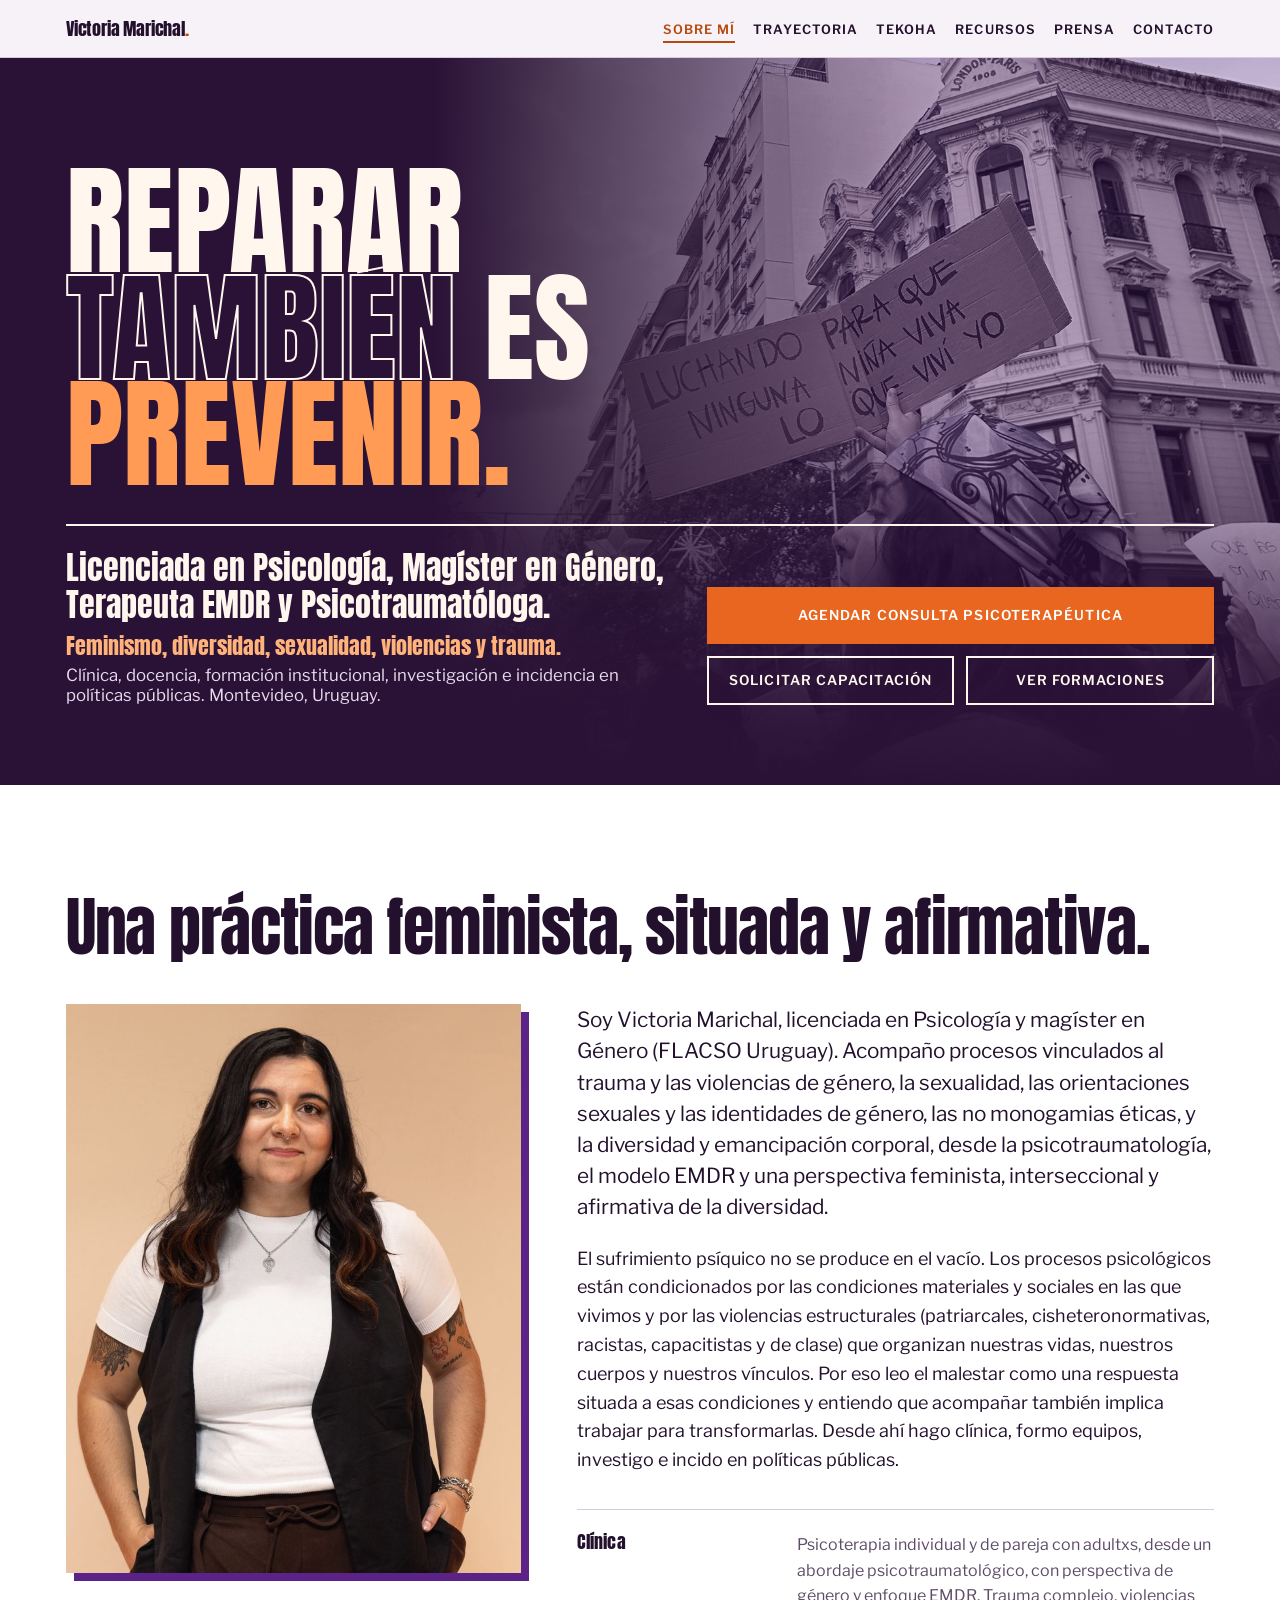
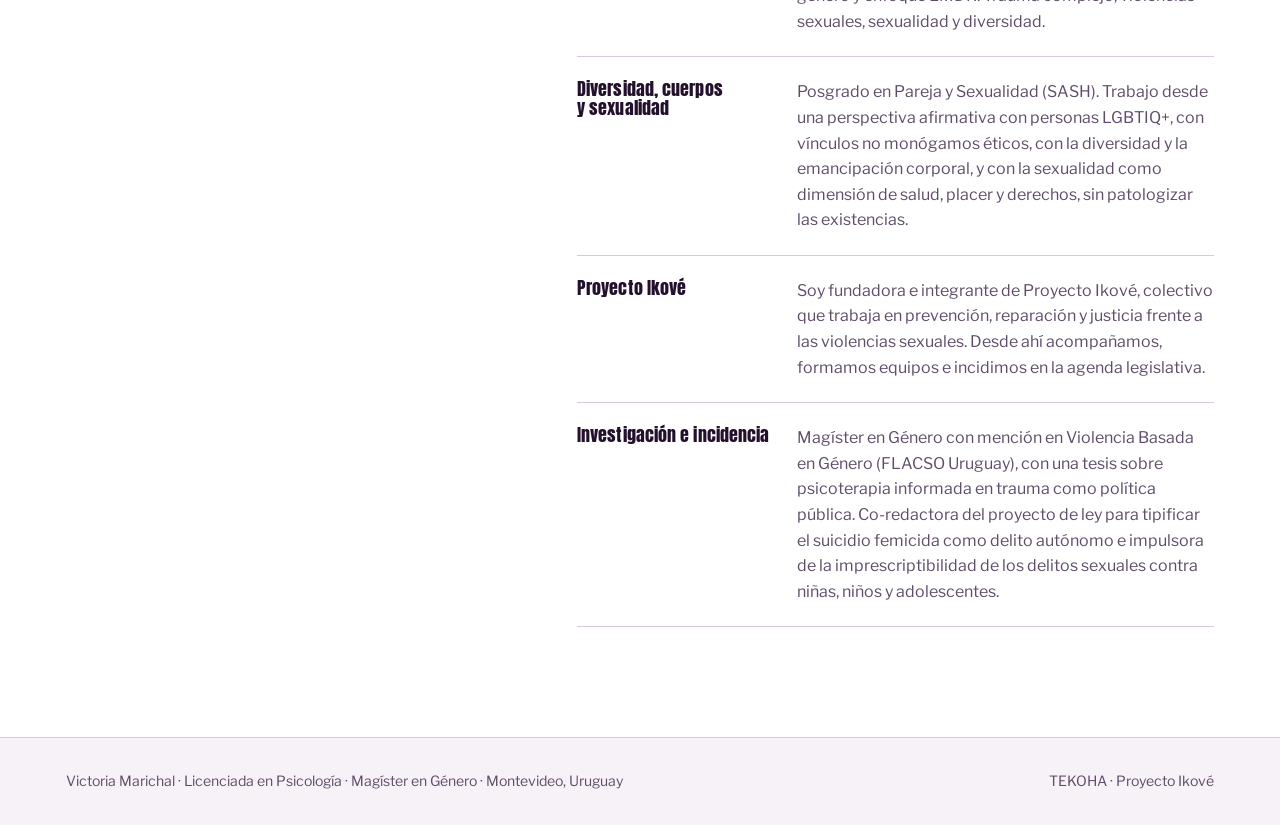
<file: index.html>
<!doctype html>
<html lang="es">
<head>
<meta charset="utf-8">
<meta name="viewport" content="width=device-width,initial-scale=1,viewport-fit=cover">
<style>*,*::before,*::after{box-sizing:border-box}:root{padding-top:env(safe-area-inset-top,0px);padding-bottom:env(safe-area-inset-bottom,0px)}body{margin:0;-webkit-font-smoothing:antialiased}img{max-width:100%}[hidden]{display:none!important}</style>
<title>Victoria Marichal</title>
<meta name="claude:viewport-fit-sides" content="cover">
<meta name="description" content="Victoria Marichal, licenciada en Psicología y magíster en Género. Psicoterapia, formación y talleres desde una práctica feminista, situada y afirmativa. Montevideo, Uruguay.">
<meta name="theme-color" content="#2A1236">
<link rel="icon" href="favicon.svg" type="image/svg+xml">
<link rel="canonical" href="https://licvicmarichal.uy/">
<meta property="og:type" content="website">
<meta property="og:locale" content="es_UY">
<meta property="og:title" content="Victoria Marichal">
<meta property="og:description" content="Victoria Marichal, licenciada en Psicología y magíster en Género. Psicoterapia, formación y talleres desde una práctica feminista, situada y afirmativa. Montevideo, Uruguay.">
<meta property="og:image" content="https://licvicmarichal.uy/img/og.jpg">
<meta property="og:url" content="https://licvicmarichal.uy/">
<meta name="twitter:card" content="summary_large_image">
<link rel="preconnect" href="https://fonts.googleapis.com">
<link rel="preconnect" href="https://fonts.gstatic.com" crossorigin>
<link rel="stylesheet" href="https://fonts.googleapis.com/css2?family=Anton&family=Libre+Franklin:ital,wght@0,400;0,600;0,700;1,400&display=swap">
<link rel="stylesheet" href="styles.css?v=d38dc2d3">
</head>
<body>
<header class="top">
  <div class="wrap">
    <a class="brand" href="index.html">Victoria Marichal<span>.</span></a>
    <nav aria-label="Secciones">
      <ul>
        <li><a href="index.html" data-page="inicio" aria-current="page">Sobre mí</a></li>
        <li><a href="trayectoria.html" data-page="trayectoria">Trayectoria</a></li>
        <li><a href="tekoha.html" data-page="tekoha">TEKOHA</a></li>
        <li><a href="recursos.html" data-page="recursos">Recursos</a></li>
        <li><a href="prensa.html" data-page="prensa">Prensa</a></li>
        <li><a href="contacto.html" data-page="contacto">Contacto</a></li>
      </ul>
    </nav>
  </div>
</header>

<main class="page-main">
<section class="hero" id="inicio" role="img" aria-label="Victoria en una marcha con un cartel: «Luchando para que ninguna niña viva lo que viví yo»">
  <div class="wrap">
    <div class="hero-top">
      <h1>Reparar<br><span class="out">también</span> es<br><span class="mag">prevenir.</span></h1>
    </div>
    <div class="hero-foot">
      <p class="who">Licenciada en Psicología, Magíster en Género, Terapeuta EMDR y Psicotraumatóloga.<span class="who-sub">Feminismo, diversidad, sexualidad, violencias y trauma.</span>
        <small>Clínica, docencia, formación institucional, investigación e incidencia en políticas públicas. Montevideo, Uruguay.</small></p>
      <div class="ctas">
        <a class="btn solid" href="tekoha.html#agendar">Agendar consulta psicoterapéutica</a>
        <a class="btn" href="tekoha.html#taller-form">Solicitar capacitación</a>
        <a class="btn" href="tekoha.html#cursos">Ver formaciones</a>
      </div>
    </div>
  </div>
</section>

<section class="band" id="sobre-mi" style="background:var(--surface)">
  <div class="wrap">
    <div class="sec-head">
      <h2>Una práctica feminista, situada y afirmativa.</h2>
    </div>
    <div class="about-grid">
      <img class="photo" src="img/retrato.jpg" alt="Retrato de Victoria Marichal" width="1500" height="1000">
      <div class="about-text">
        <p class="lead">Soy Victoria Marichal, licenciada en Psicología y magíster en Género (FLACSO Uruguay). Acompaño procesos vinculados al trauma y las violencias de género, la sexualidad, las orientaciones sexuales y las identidades de género, las no monogamias éticas, y la diversidad y emancipación corporal, desde la psicotraumatología, el modelo EMDR y una perspectiva feminista, interseccional y afirmativa de la diversidad.</p>
        <p>El sufrimiento psíquico no se produce en el vacío. Los procesos psicológicos están condicionados por las condiciones materiales y sociales en las que vivimos y por las violencias estructurales (patriarcales, cisheteronormativas, racistas, capacitistas y de clase) que organizan nuestras vidas, nuestros cuerpos y nuestros vínculos. Por eso leo el malestar como una respuesta situada a esas condiciones y entiendo que acompañar también implica trabajar para transformarlas. Desde ahí hago clínica, formo equipos, investigo e incido en políticas públicas.</p>
        <div class="pillars">
          <div class="pillar">
            <h3>Clínica</h3>
            <p>Psicoterapia individual y de pareja con adultxs, desde un abordaje psicotraumatológico, con perspectiva de género y enfoque EMDR. Trauma complejo, violencias sexuales, sexualidad y diversidad.</p>
          </div>
          <div class="pillar">
            <h3>Diversidad, cuerpos y sexualidad</h3>
            <p>Posgrado en Pareja y Sexualidad (SASH). Trabajo desde una perspectiva afirmativa con personas LGBTIQ+, con vínculos no monógamos éticos, con la diversidad y la emancipación corporal, y con la sexualidad como dimensión de salud, placer y derechos, sin patologizar las existencias.</p>
          </div>
          <div class="pillar">
            <h3>Proyecto Ikové</h3>
            <p>Soy fundadora e integrante de Proyecto Ikové, colectivo que trabaja en prevención, reparación y justicia frente a las violencias sexuales. Desde ahí acompañamos, formamos equipos e incidimos en la agenda legislativa.</p>
          </div>
          <div class="pillar">
            <h3>Investigación e incidencia</h3>
            <p>Magíster en Género con mención en Violencia Basada en Género (FLACSO Uruguay), con una tesis sobre psicoterapia informada en trauma como política pública. Co-redactora del proyecto de ley para tipificar el suicidio femicida como delito autónomo e impulsora de la imprescriptibilidad de los delitos sexuales contra niñas, niños y adolescentes.</p>
          </div>
        </div>
      </div>
    </div>
  </div>
</section>
</main>

<footer>
  <div class="wrap">
    <span>Victoria Marichal · Licenciada en Psicología · Magíster en Género · Montevideo, Uruguay</span>
    <span>TEKOHA · Proyecto Ikové</span>
  </div>
</footer>
<script src="app.js?v=8d10fe3c"></script>
</body>
</html>
</file>
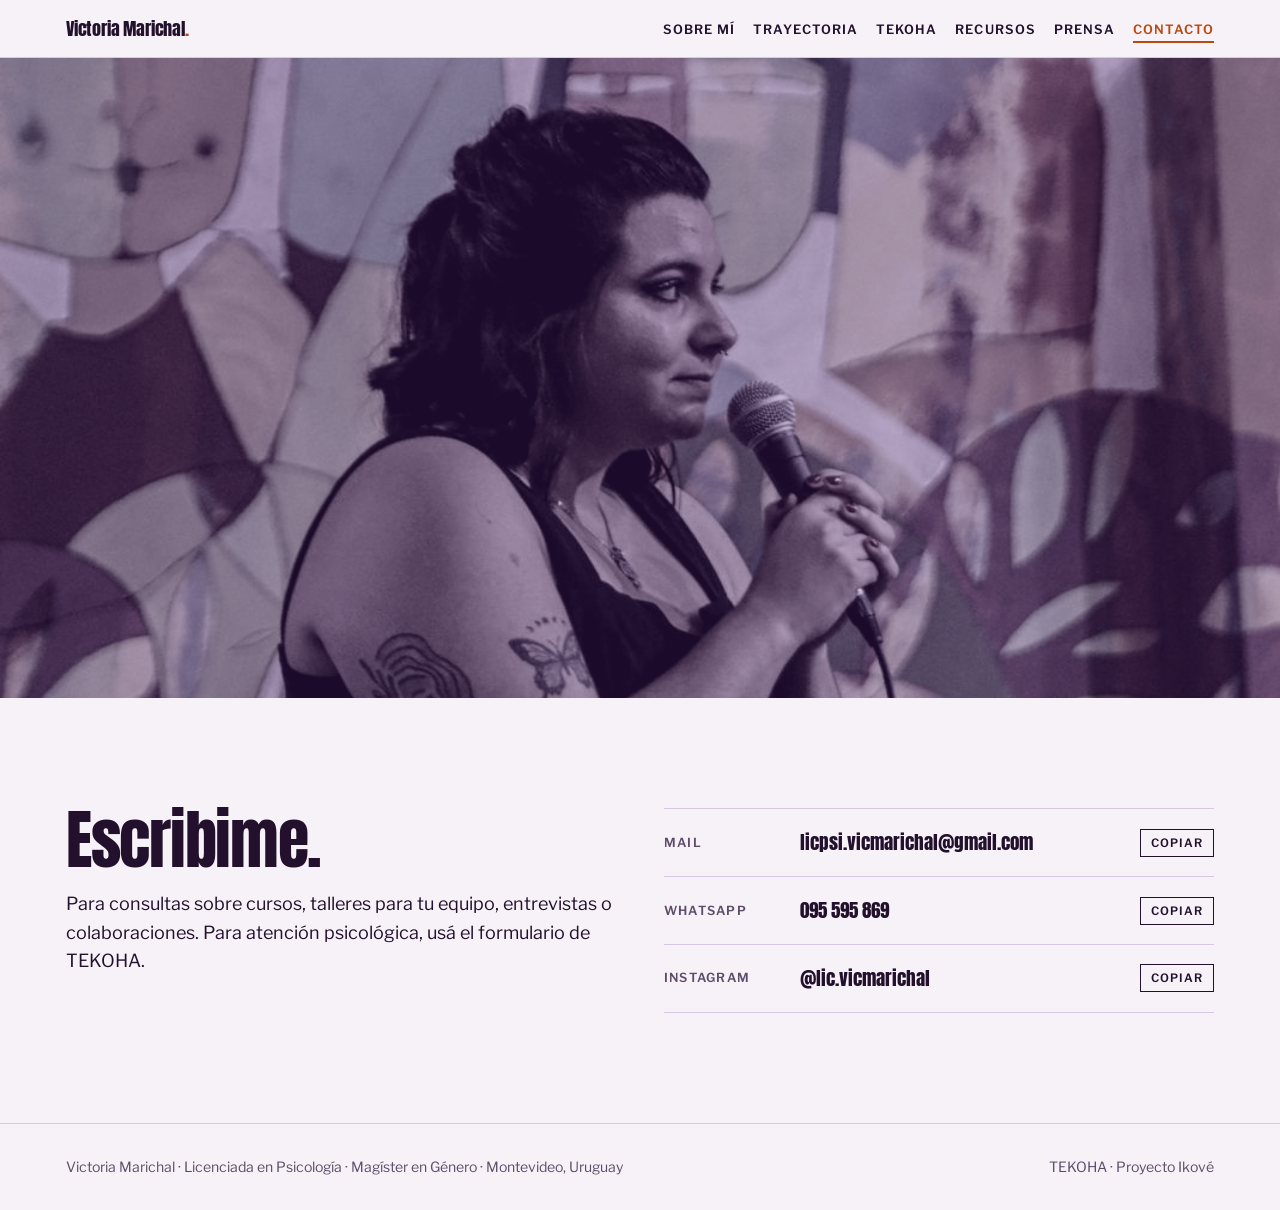
<file: contacto.html>
<!doctype html>
<html lang="es">
<head>
<meta charset="utf-8">
<meta name="viewport" content="width=device-width,initial-scale=1,viewport-fit=cover">
<style>*,*::before,*::after{box-sizing:border-box}:root{padding-top:env(safe-area-inset-top,0px);padding-bottom:env(safe-area-inset-bottom,0px)}body{margin:0;-webkit-font-smoothing:antialiased}img{max-width:100%}[hidden]{display:none!important}</style>
<title>Contacto · Victoria Marichal</title>
<meta name="claude:viewport-fit-sides" content="cover">
<meta name="description" content="Escribile a Victoria Marichal por cursos, talleres, entrevistas o colaboraciones.">
<meta name="theme-color" content="#2A1236">
<link rel="icon" href="favicon.svg" type="image/svg+xml">
<link rel="canonical" href="https://licvicmarichal.uy/contacto">
<meta property="og:type" content="website">
<meta property="og:locale" content="es_UY">
<meta property="og:title" content="Contacto · Victoria Marichal">
<meta property="og:description" content="Escribile a Victoria Marichal por cursos, talleres, entrevistas o colaboraciones.">
<meta property="og:image" content="https://licvicmarichal.uy/img/og.jpg">
<meta property="og:url" content="https://licvicmarichal.uy/contacto">
<meta name="twitter:card" content="summary_large_image">
<link rel="preconnect" href="https://fonts.googleapis.com">
<link rel="preconnect" href="https://fonts.gstatic.com" crossorigin>
<link rel="stylesheet" href="https://fonts.googleapis.com/css2?family=Anton&family=Libre+Franklin:ital,wght@0,400;0,600;0,700;1,400&display=swap">
<link rel="stylesheet" href="styles.css?v=d38dc2d3">
</head>
<body>
<header class="top">
  <div class="wrap">
    <a class="brand" href="index.html">Victoria Marichal<span>.</span></a>
    <nav aria-label="Secciones">
      <ul>
        <li><a href="index.html" data-page="inicio">Sobre mí</a></li>
        <li><a href="trayectoria.html" data-page="trayectoria">Trayectoria</a></li>
        <li><a href="tekoha.html" data-page="tekoha">TEKOHA</a></li>
        <li><a href="recursos.html" data-page="recursos">Recursos</a></li>
        <li><a href="prensa.html" data-page="prensa">Prensa</a></li>
        <li><a href="contacto.html" data-page="contacto" aria-current="page">Contacto</a></li>
      </ul>
    </nav>
  </div>
</header>

<main class="page-main">
<div class="photo-band tint"><img src="img/mural.jpg" alt="Victoria hablando frente a un mural que dice «Juventud presente, seguimos en lucha»" loading="lazy" style="object-position:50% 80%;height:clamp(300px,52vw,640px)"></div>

<section class="band" id="contacto">
  <div class="wrap contact-grid">
    <div style="display:grid;gap:16px">
      <h2>Escribime.</h2>
      <p>Para consultas sobre cursos, talleres para tu equipo, entrevistas o colaboraciones. Para atención psicológica, usá el formulario de TEKOHA.</p>
    </div>
    <div class="channels">
      <div class="ch"><span class="k">Mail</span><span class="v" id="c-mail">licpsi.vicmarichal@gmail.com</span><button class="copy" data-copy="c-mail">Copiar</button></div>
      <div class="ch"><span class="k">WhatsApp</span><span class="v" id="c-wa">095 595 869</span><button class="copy" data-copy="c-wa">Copiar</button></div>
      <div class="ch"><span class="k">Instagram</span><span class="v" id="c-ig">@lic.vicmarichal</span><button class="copy" data-copy="c-ig">Copiar</button></div>
    </div>
  </div>
</section>
</main>

<footer>
  <div class="wrap">
    <span>Victoria Marichal · Licenciada en Psicología · Magíster en Género · Montevideo, Uruguay</span>
    <span>TEKOHA · Proyecto Ikové</span>
  </div>
</footer>
<script src="app.js?v=8d10fe3c"></script>
</body>
</html>
</file>
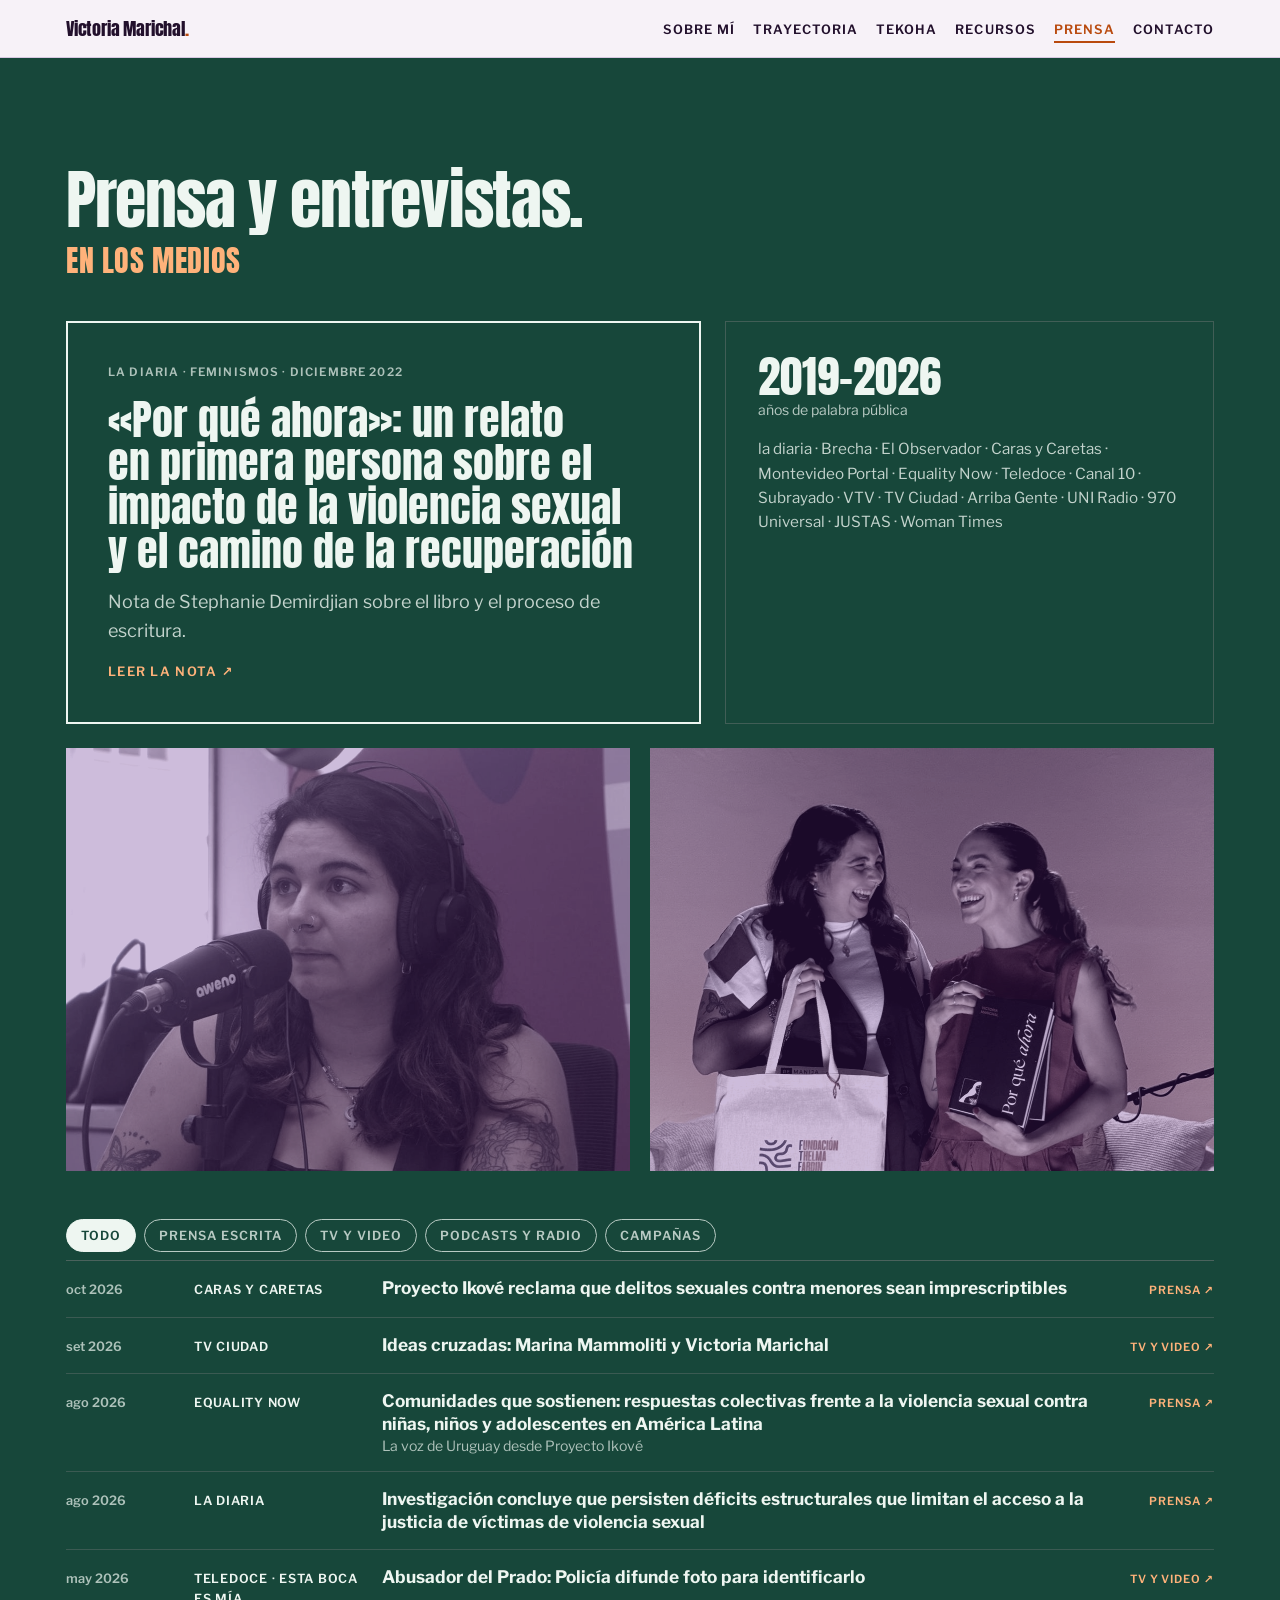
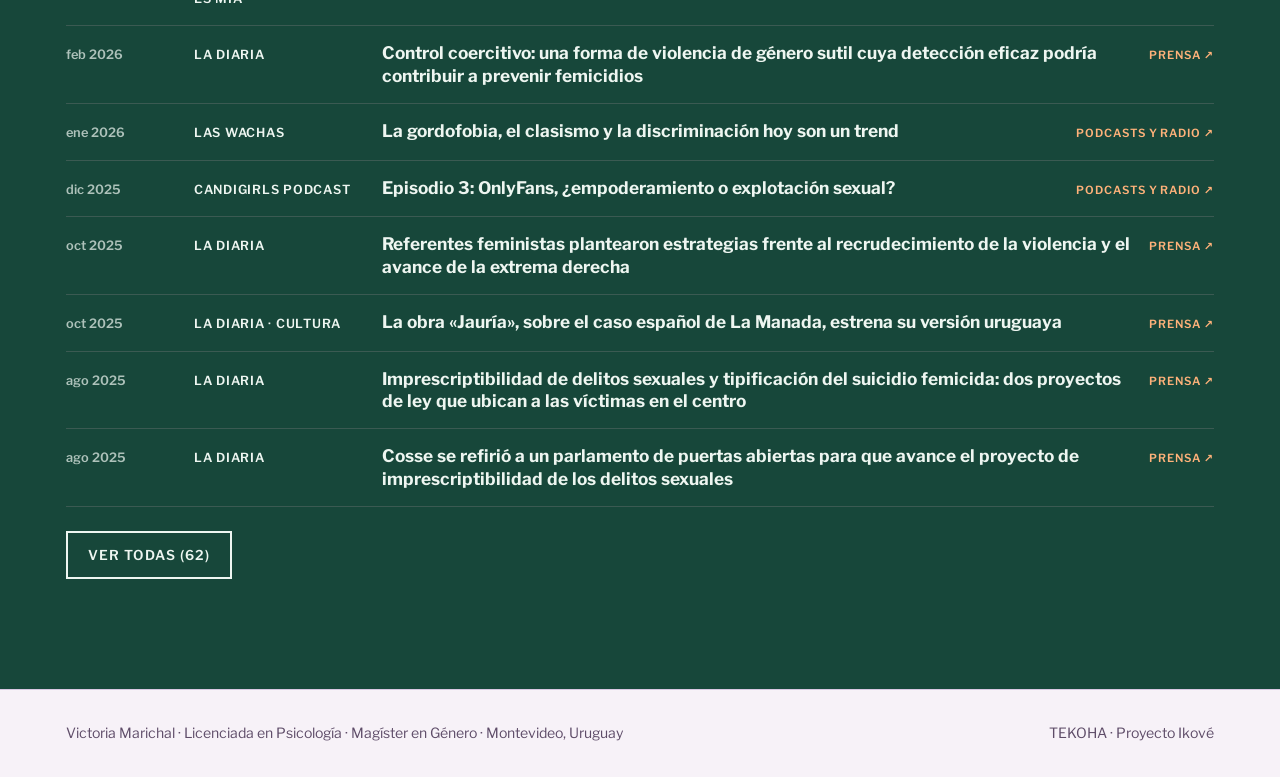
<file: prensa.html>
<!doctype html>
<html lang="es">
<head>
<meta charset="utf-8">
<meta name="viewport" content="width=device-width,initial-scale=1,viewport-fit=cover">
<style>*,*::before,*::after{box-sizing:border-box}:root{padding-top:env(safe-area-inset-top,0px);padding-bottom:env(safe-area-inset-bottom,0px)}body{margin:0;-webkit-font-smoothing:antialiased}img{max-width:100%}[hidden]{display:none!important}</style>
<title>Prensa y entrevistas · Victoria Marichal</title>
<meta name="claude:viewport-fit-sides" content="cover">
<meta name="description" content="Notas, entrevistas, podcasts y apariciones en medios de Victoria Marichal.">
<meta name="theme-color" content="#2A1236">
<link rel="icon" href="favicon.svg" type="image/svg+xml">
<link rel="canonical" href="https://licvicmarichal.uy/prensa">
<meta property="og:type" content="website">
<meta property="og:locale" content="es_UY">
<meta property="og:title" content="Prensa y entrevistas · Victoria Marichal">
<meta property="og:description" content="Notas, entrevistas, podcasts y apariciones en medios de Victoria Marichal.">
<meta property="og:image" content="https://licvicmarichal.uy/img/og.jpg">
<meta property="og:url" content="https://licvicmarichal.uy/prensa">
<meta name="twitter:card" content="summary_large_image">
<link rel="preconnect" href="https://fonts.googleapis.com">
<link rel="preconnect" href="https://fonts.gstatic.com" crossorigin>
<link rel="stylesheet" href="https://fonts.googleapis.com/css2?family=Anton&family=Libre+Franklin:ital,wght@0,400;0,600;0,700;1,400&display=swap">
<link rel="stylesheet" href="styles.css?v=d38dc2d3">
</head>
<body>
<header class="top">
  <div class="wrap">
    <a class="brand" href="index.html">Victoria Marichal<span>.</span></a>
    <nav aria-label="Secciones">
      <ul>
        <li><a href="index.html" data-page="inicio">Sobre mí</a></li>
        <li><a href="trayectoria.html" data-page="trayectoria">Trayectoria</a></li>
        <li><a href="tekoha.html" data-page="tekoha">TEKOHA</a></li>
        <li><a href="recursos.html" data-page="recursos">Recursos</a></li>
        <li><a href="prensa.html" data-page="prensa" aria-current="page">Prensa</a></li>
        <li><a href="contacto.html" data-page="contacto">Contacto</a></li>
      </ul>
    </nav>
  </div>
</header>

<main class="page-main">
<section class="band press" id="prensa">
  <div class="wrap">
    <div class="sec-head">
      <h2>Prensa y entrevistas.</h2>
      <p class="sec-sub">En los medios</p>
    </div>
    <div class="press-grid">
      <a class="press-feature" href="https://ladiaria.com.uy/feminismos/articulo/2022/12/por-que-ahora-un-relato-en-primera-persona-sobre-el-impacto-de-la-violencia-sexual-y-el-camino-de-la-recuperacion/" target="_blank" rel="noopener">
        <span class="mono-s">la diaria · Feminismos · Diciembre 2022</span>
        <span class="q">«Por qué ahora»: un relato en primera persona sobre el impacto de la violencia sexual y el camino de la recuperación</span>
        <span style="opacity:.8">Nota de Stephanie Demirdjian sobre el libro y el proceso de escritura.</span>
        <span class="arrow">Leer la nota ↗</span>
      </a>
      <div class="press-stats">
        <div class="fact"><b>2019–2026</b><span>años de palabra pública</span></div>
        <p class="outlets">la diaria · Brecha · El Observador · Caras y Caretas · Montevideo Portal · Equality Now · Teledoce · Canal 10 · Subrayado · VTV · TV Ciudad · Arriba Gente · UNI Radio · 970 Universal · JUSTAS · Woman Times</p>
      </div>
    </div>

    <div class="press-photos">
      <figure class="tint"><img src="img/podcast.jpg" alt="Victoria en un estudio de podcast con auriculares" loading="lazy"></figure>
      <figure class="tint"><img style="object-position:50% 48%" src="img/thelma-libro.jpg" alt="Victoria y Thelma Fardin con el libro «Por qué ahora» en la grabación de JUSTAS" loading="lazy"></figure>
    </div>
    <div class="pfilters" role="group" aria-label="Filtrar apariciones">
      <button class="pf" data-f="all" aria-pressed="true">Todo</button>
      <button class="pf" data-f="Prensa" aria-pressed="false">Prensa escrita</button>
      <button class="pf" data-f="TV y video" aria-pressed="false">TV y video</button>
      <button class="pf" data-f="Podcasts y radio" aria-pressed="false">Podcasts y radio</button>
      <button class="pf" data-f="Campaña" aria-pressed="false">Campañas</button>
    </div>
    <div class="prows" id="prows"></div>
    <button class="btn pmore" id="pmore" type="button">Ver todas</button>
  </div>
</section>
</main>

<footer>
  <div class="wrap">
    <span>Victoria Marichal · Licenciada en Psicología · Magíster en Género · Montevideo, Uruguay</span>
    <span>TEKOHA · Proyecto Ikové</span>
  </div>
</footer>
<script src="app.js?v=8d10fe3c"></script>
</body>
</html>
</file>
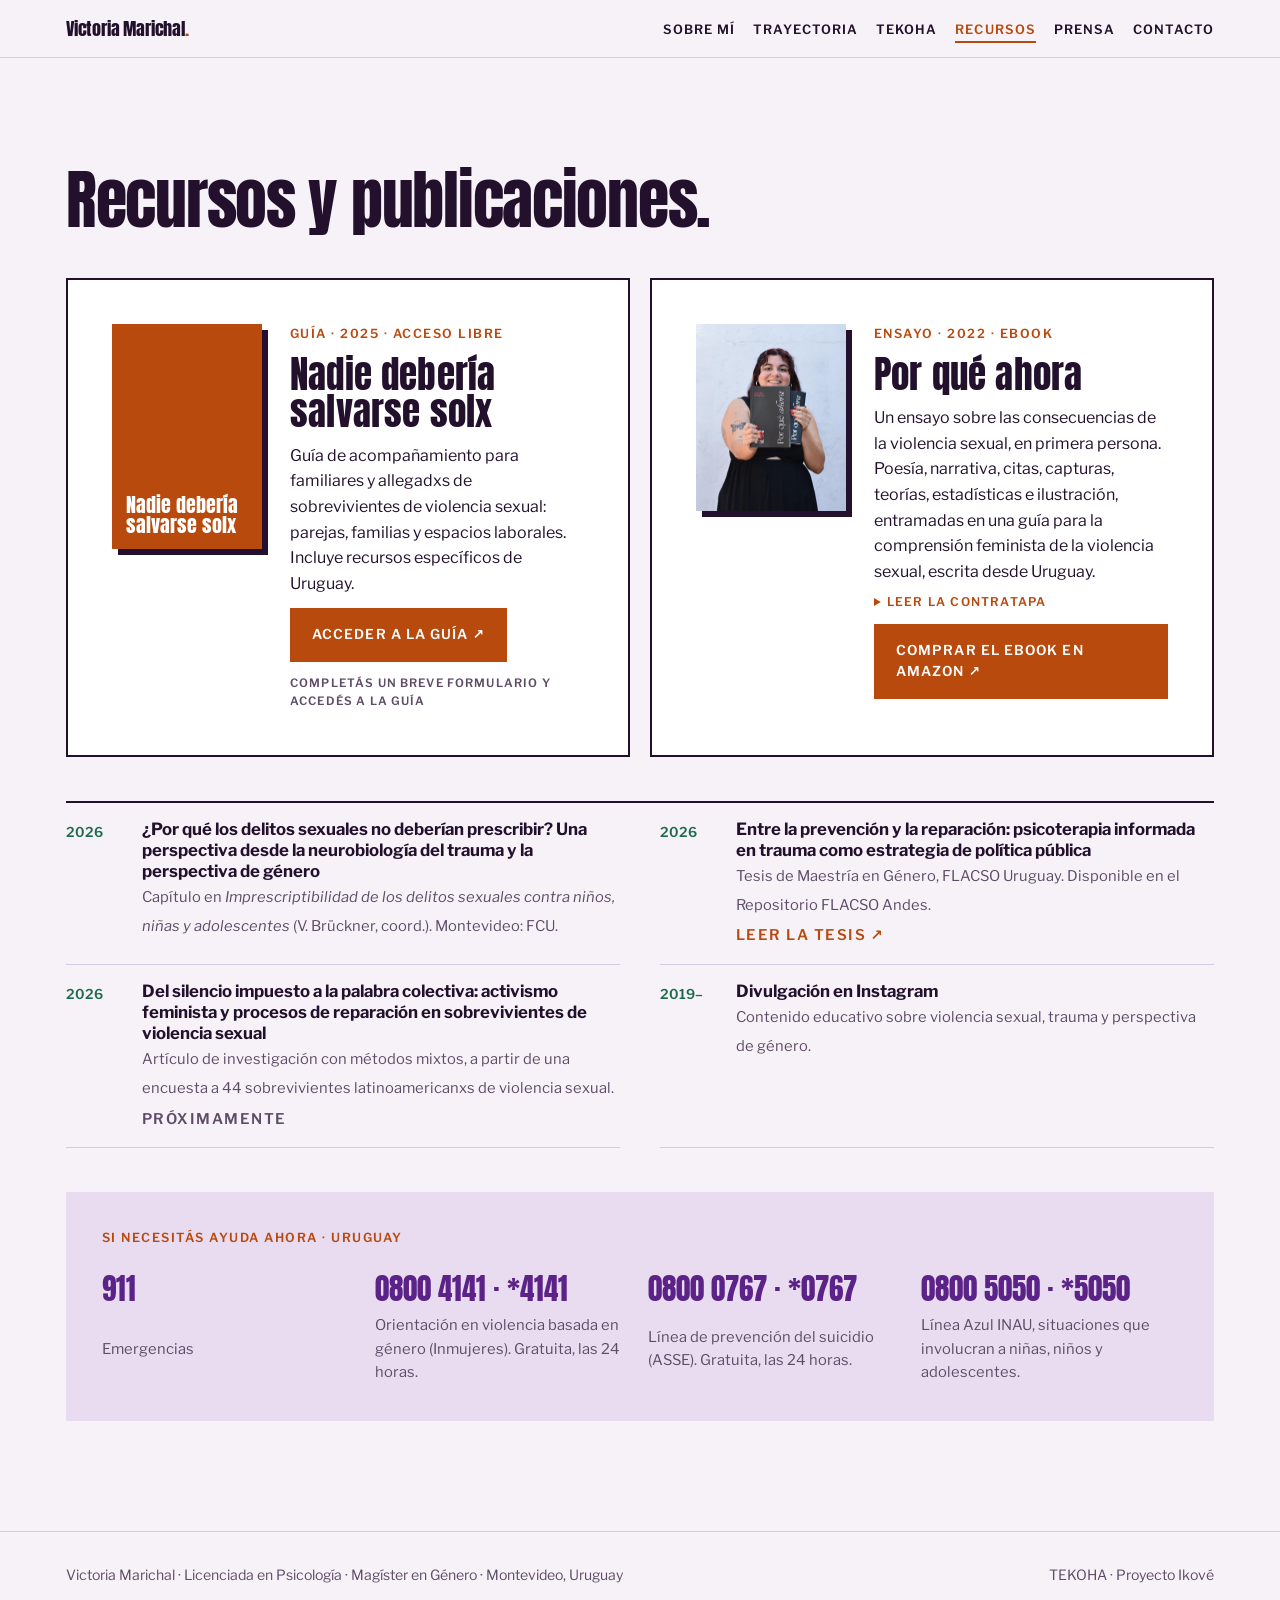
<file: recursos.html>
<!doctype html>
<html lang="es">
<head>
<meta charset="utf-8">
<meta name="viewport" content="width=device-width,initial-scale=1,viewport-fit=cover">
<style>*,*::before,*::after{box-sizing:border-box}:root{padding-top:env(safe-area-inset-top,0px);padding-bottom:env(safe-area-inset-bottom,0px)}body{margin:0;-webkit-font-smoothing:antialiased}img{max-width:100%}[hidden]{display:none!important}</style>
<title>Recursos y publicaciones · Victoria Marichal</title>
<meta name="claude:viewport-fit-sides" content="cover">
<meta name="description" content="Guías, libros, publicaciones y líneas de ayuda en Uruguay.">
<meta name="theme-color" content="#2A1236">
<link rel="icon" href="favicon.svg" type="image/svg+xml">
<link rel="canonical" href="https://licvicmarichal.uy/recursos">
<meta property="og:type" content="website">
<meta property="og:locale" content="es_UY">
<meta property="og:title" content="Recursos y publicaciones · Victoria Marichal">
<meta property="og:description" content="Guías, libros, publicaciones y líneas de ayuda en Uruguay.">
<meta property="og:image" content="https://licvicmarichal.uy/img/og.jpg">
<meta property="og:url" content="https://licvicmarichal.uy/recursos">
<meta name="twitter:card" content="summary_large_image">
<link rel="preconnect" href="https://fonts.googleapis.com">
<link rel="preconnect" href="https://fonts.gstatic.com" crossorigin>
<link rel="stylesheet" href="https://fonts.googleapis.com/css2?family=Anton&family=Libre+Franklin:ital,wght@0,400;0,600;0,700;1,400&display=swap">
<link rel="stylesheet" href="styles.css?v=d38dc2d3">
</head>
<body>
<header class="top">
  <div class="wrap">
    <a class="brand" href="index.html">Victoria Marichal<span>.</span></a>
    <nav aria-label="Secciones">
      <ul>
        <li><a href="index.html" data-page="inicio">Sobre mí</a></li>
        <li><a href="trayectoria.html" data-page="trayectoria">Trayectoria</a></li>
        <li><a href="tekoha.html" data-page="tekoha">TEKOHA</a></li>
        <li><a href="recursos.html" data-page="recursos" aria-current="page">Recursos</a></li>
        <li><a href="prensa.html" data-page="prensa">Prensa</a></li>
        <li><a href="contacto.html" data-page="contacto">Contacto</a></li>
      </ul>
    </nav>
  </div>
</header>

<main class="page-main">
<section class="band" id="recursos">
  <div class="wrap">
    <div class="sec-head">
      <h2>Recursos y publicaciones.</h2>
    </div>
    <div class="res-grid">
      <article class="book">
        <div class="cover">Nadie debería salvarse solx</div>
        <div class="body">
          <span class="label">Guía · 2025 · Acceso libre</span>
          <h3 class="big">Nadie debería salvarse solx</h3>
          <p class="blurb">Guía de acompañamiento para familiares y allegadxs de sobrevivientes de violencia sexual: parejas, familias y espacios laborales. Incluye recursos específicos de Uruguay.</p>
          <a class="btn solid" href="https://docs.google.com/forms/d/e/1FAIpQLSdb2pMWEkgD9a43g135u_9vtL_XX2zor3N4M4lBNiRV3Ns9iQ/viewform?usp=header" target="_blank" rel="noopener" style="justify-self:start">Acceder a la guía ↗</a>
          <span class="mono-s">Completás un breve formulario y accedés a la guía</span>
        </div>
      </article>
      <article class="book">
        <img class="cover-img" src="img/libro.jpg" alt="Victoria sosteniendo ejemplares de «Por qué ahora»" loading="lazy">
        <div class="body">
          <span class="label">Ensayo · 2022 · Ebook</span>
          <h3 class="big">Por qué ahora</h3>
          <div class="blurb">
            <p>Un ensayo sobre las consecuencias de la violencia sexual, en primera persona. Poesía, narrativa, citas, capturas, teorías, estadísticas e ilustración, entramadas en una guía para la comprensión feminista de la violencia sexual, escrita desde Uruguay.</p>
            <details>
              <summary>Leer la contratapa</summary>
              <p>Por qué ahora es un ensayo sobre las consecuencias de la violencia sexual. Es la autobiografía de una víctima que el patriarcado no se espera. Es la cartografía de un cuerpo donde florecen las grietas. Es el relato de una temporalidad que no te contaron, la del abuso, cronología de agujas muertas. Es el pantano y es el portal. En la alquimia de ese tránsito está Victoria Marichal. Activista por los derechos de las mujeres y de la población lgbtiq+, profesional de la salud mental y de aquí en más: autora. La publicación de este libro demuestra que ante un Estado ausente, podemos encontrar justicia en la literatura.</p>
              <p>Es el canto agónico y triunfante de una historia entramada por diversos lenguajes. Poesía, narrativa, citas, capturas, teorías, estadísticas. Es una guía imprescindible para la comprensión feminista de la violencia sexual, y por ende, para desculpabilizarnos y reivindicar nuestro derecho a vivir vidas dignas mientras buscamos justicia. Un flow imparable donde la ilustración es clave. Palabras e imágenes gritan al unísono: la construcción de belleza es un hecho político.</p>
              <p>Este libro es un logro desde el punto de vista de la representación, una victoria feminista que apunta a lo invisibilizado. Victoria decodifica milimétricamente sus memorias y nos permite levantar imágenes fundamentales, por ejemplo de un proceso judicial. Piezas del rompecabezas patriarcal que toda feminista quiere armar (para explotar). Esas que el canon literario (cis, blanco, masculino y heteronormado) nos ha robado. Por qué ahora nos enfrenta a sus nudos con humor y entretenimiento. Es un manifiesto del goce, la ternura y la amistad. Acompaña con altura la revolución literaria de una Belén López Peiró, una Virgine Despentes; con el plus de situarse aquí, en Uruguay, este tesorito hundido de silencios. Deseo que su lectura arrase en los más diversos contextos, y ojalá, en la educación formal.</p>
              <cite>Mariana Olivera Naviliat</cite>
            </details>
          </div>
          <div style="display:flex;gap:14px;align-items:center;flex-wrap:wrap">
            <a class="btn solid" href="https://www.amazon.com/dp/B0FP31RMMB" target="_blank" rel="noopener">Comprar el ebook en Amazon ↗</a>
          </div>
        </div>
      </article>
      <div class="pubs">
        <div class="pub"><span class="y">2026</span><div><b>¿Por qué los delitos sexuales no deberían prescribir? Una perspectiva desde la neurobiología del trauma y la perspectiva de género</b><span>Capítulo en <i>Imprescriptibilidad de los delitos sexuales contra niños, niñas y adolescentes</i> (V. Brückner, coord.). Montevideo: FCU.</span></div></div>
        <a class="pub" href="https://repositorio.flacsoandes.edu.ec/items/294653a5-b800-4d35-9e96-5ea40514083d" target="_blank" rel="noopener" style="text-decoration:none"><span class="y">2026</span><div><b>Entre la prevención y la reparación: psicoterapia informada en trauma como estrategia de política pública</b><span>Tesis de Maestría en Género, FLACSO Uruguay. Disponible en el Repositorio FLACSO Andes.</span><span class="arrow-s">Leer la tesis ↗</span></div></a>
        <div class="pub"><span class="y">2026</span><div><b>Del silencio impuesto a la palabra colectiva: activismo feminista y procesos de reparación en sobrevivientes de violencia sexual</b><span>Artículo de investigación con métodos mixtos, a partir de una encuesta a 44 sobrevivientes latinoamericanxs de violencia sexual.</span><span class="arrow-s" style="color:var(--muted)!important">Próximamente</span></div></div>
        <div class="pub"><span class="y">2019–</span><div><b>Divulgación en Instagram</b><span>Contenido educativo sobre violencia sexual, trauma y perspectiva de género.</span></div></div>
      </div>

      <div class="help">
        <span class="label">Si necesitás ayuda ahora · Uruguay</span>
        <div class="lines">
          <div class="line"><span class="n">911</span><span>Emergencias</span></div>
          <div class="line"><span class="n">0800 4141 · *4141</span><span>Orientación en violencia basada en género (Inmujeres). Gratuita, las 24 horas.</span></div>
          <div class="line"><span class="n">0800 0767 · *0767</span><span>Línea de prevención del suicidio (ASSE). Gratuita, las 24 horas.</span></div>
          <div class="line"><span class="n">0800 5050 · *5050</span><span>Línea Azul INAU, situaciones que involucran a niñas, niños y adolescentes.</span></div>
        </div>
      </div>
    </div>
  </div>
</section>
</main>

<footer>
  <div class="wrap">
    <span>Victoria Marichal · Licenciada en Psicología · Magíster en Género · Montevideo, Uruguay</span>
    <span>TEKOHA · Proyecto Ikové</span>
  </div>
</footer>
<script src="app.js?v=8d10fe3c"></script>
</body>
</html>
</file>
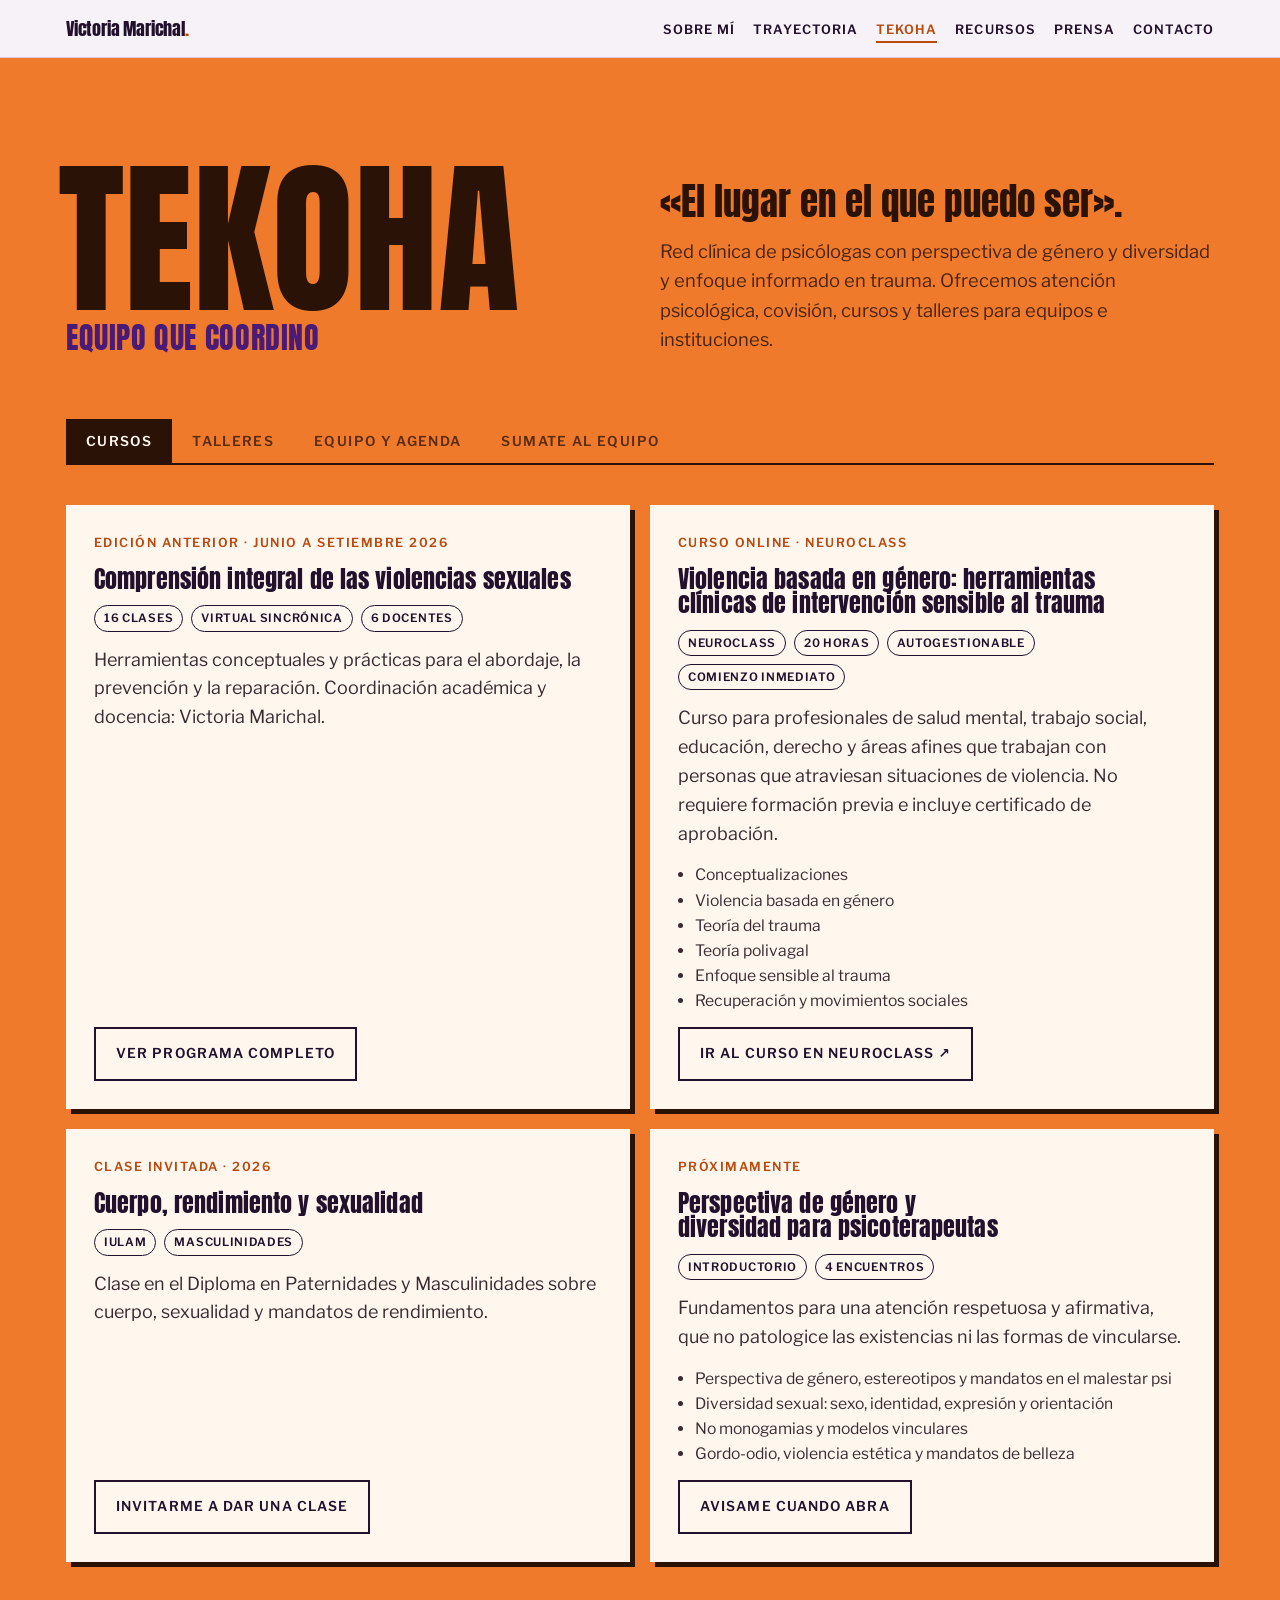
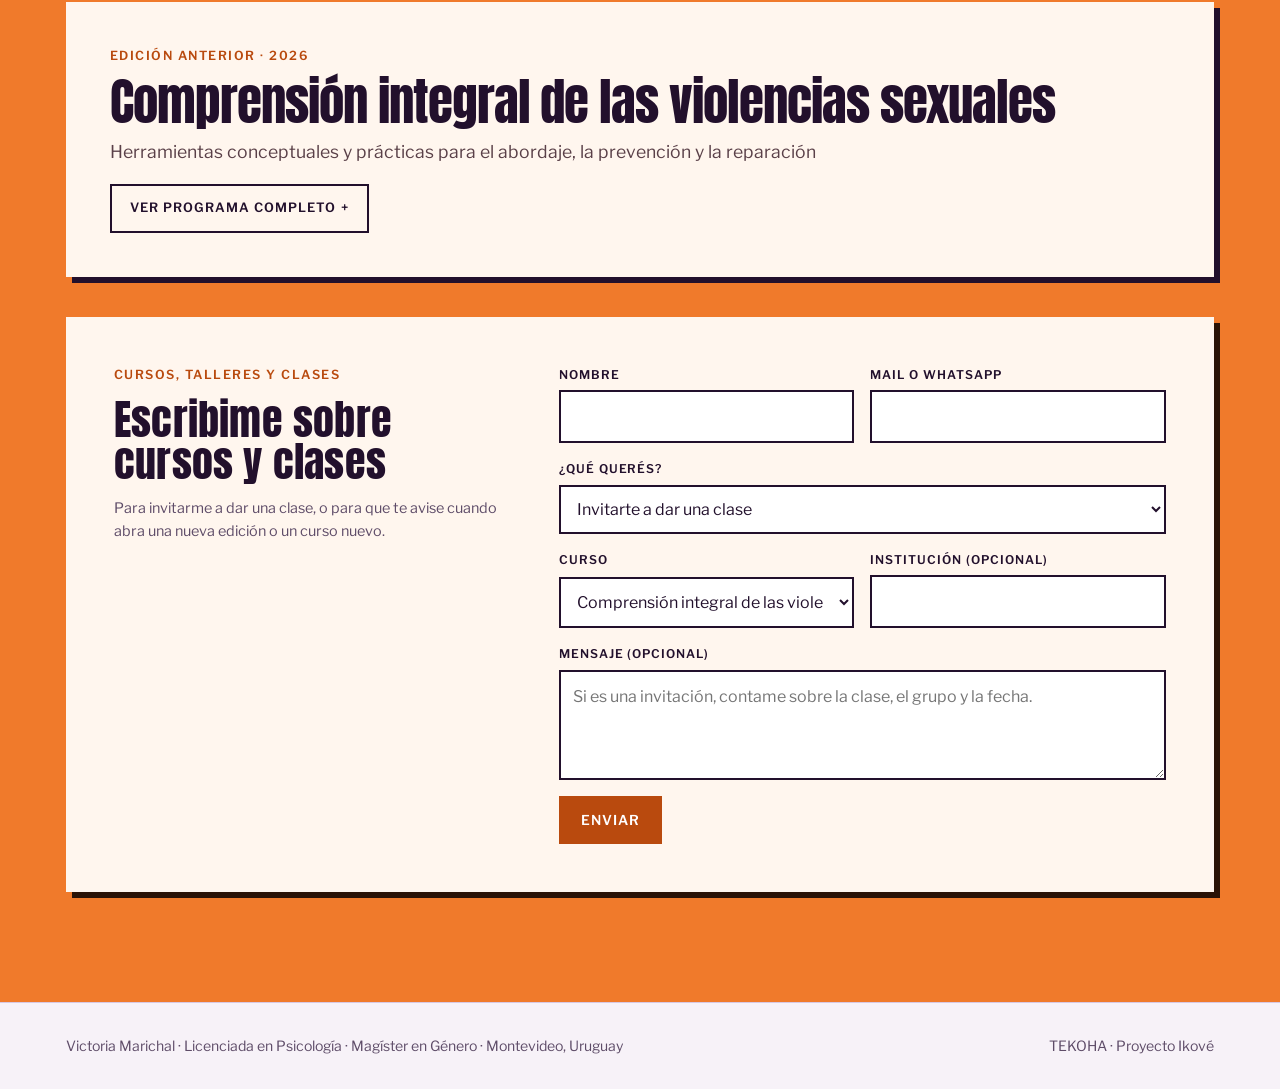
<file: tekoha.html>
<!doctype html>
<html lang="es">
<head>
<meta charset="utf-8">
<meta name="viewport" content="width=device-width,initial-scale=1,viewport-fit=cover">
<style>*,*::before,*::after{box-sizing:border-box}:root{padding-top:env(safe-area-inset-top,0px);padding-bottom:env(safe-area-inset-bottom,0px)}body{margin:0;-webkit-font-smoothing:antialiased}img{max-width:100%}[hidden]{display:none!important}</style>
<title>TEKOHA · Victoria Marichal</title>
<meta name="claude:viewport-fit-sides" content="cover">
<meta name="description" content="TEKOHA, «el lugar en el que puedo ser»: atención psicológica, cursos y talleres con perspectiva de género y enfoque informado en trauma.">
<meta name="theme-color" content="#2A1236">
<link rel="icon" href="favicon.svg" type="image/svg+xml">
<link rel="canonical" href="https://licvicmarichal.uy/tekoha">
<meta property="og:type" content="website">
<meta property="og:locale" content="es_UY">
<meta property="og:title" content="TEKOHA · Victoria Marichal">
<meta property="og:description" content="TEKOHA, «el lugar en el que puedo ser»: atención psicológica, cursos y talleres con perspectiva de género y enfoque informado en trauma.">
<meta property="og:image" content="https://licvicmarichal.uy/img/og.jpg">
<meta property="og:url" content="https://licvicmarichal.uy/tekoha">
<meta name="twitter:card" content="summary_large_image">
<link rel="preconnect" href="https://fonts.googleapis.com">
<link rel="preconnect" href="https://fonts.gstatic.com" crossorigin>
<link rel="stylesheet" href="https://fonts.googleapis.com/css2?family=Anton&family=Libre+Franklin:ital,wght@0,400;0,600;0,700;1,400&display=swap">
<link rel="stylesheet" href="styles.css?v=d38dc2d3">
</head>
<body>
<header class="top">
  <div class="wrap">
    <a class="brand" href="index.html">Victoria Marichal<span>.</span></a>
    <nav aria-label="Secciones">
      <ul>
        <li><a href="index.html" data-page="inicio">Sobre mí</a></li>
        <li><a href="trayectoria.html" data-page="trayectoria">Trayectoria</a></li>
        <li><a href="tekoha.html" data-page="tekoha" aria-current="page">TEKOHA</a></li>
        <li><a href="recursos.html" data-page="recursos">Recursos</a></li>
        <li><a href="prensa.html" data-page="prensa">Prensa</a></li>
        <li><a href="contacto.html" data-page="contacto">Contacto</a></li>
      </ul>
    </nav>
  </div>
</header>

<main class="page-main">
<section class="band tekhoa" id="tekhoa">
  <div class="wrap">
    <div class="tk-intro">
      <div class="tk-name">
        <h2 class="tk-title">TEKOHA</h2>
        <p class="sec-sub">Equipo que coordino</p>
      </div>
      <div style="display:grid;gap:14px">
        <p style="font-family:var(--f-display);font-size:clamp(1.6rem,3.2vw,2.3rem);font-weight:400;line-height:1.15">«El lugar en el que puedo ser».</p>
        <p class="muted" style="font-size:1.15rem">Red clínica de psicólogas con perspectiva de género y diversidad y enfoque informado en trauma. Ofrecemos atención psicológica, covisión, cursos y talleres para equipos e instituciones.</p>
      </div>
    </div>

    <div class="tabs" role="tablist" aria-label="Áreas de TEKOHA" id="formaciones">
      <button class="tab" role="tab" id="t-cursos" aria-controls="p-cursos" aria-selected="true">Cursos</button>
      <button class="tab" role="tab" id="t-talleres" aria-controls="p-talleres" aria-selected="false">Talleres</button>
      <button class="tab" role="tab" id="t-equipo" aria-controls="p-equipo" aria-selected="false">Equipo y agenda</button>
      <button class="tab" role="tab" id="t-sumate" aria-controls="p-sumate" aria-selected="false">Sumate al equipo</button>
    </div>

    <div role="tabpanel" id="p-cursos" aria-labelledby="t-cursos">
      <div class="cards cards-2">
        <article class="card">
          <span class="label">Edición anterior · Junio a setiembre 2026</span>
          <h3>Comprensión integral de las violencias sexuales</h3>
          <div class="meta"><span class="chip">16 clases</span><span class="chip">Virtual sincrónica</span><span class="chip">6 docentes</span></div>
          <p>Herramientas conceptuales y prácticas para el abordaje, la prevención y la reparación. Coordinación académica y docencia: Victoria Marichal.</p>
          <a class="btn" href="#edicion-vs" data-open="edicion-vs">Ver programa completo</a>
        </article>
        <article class="card">
          <span class="label">Curso online · NeuroClass</span>
          <h3>Violencia basada en género: herramientas clínicas de intervención sensible al trauma</h3>
          <div class="meta"><span class="chip">NeuroClass</span><span class="chip">20 horas</span><span class="chip">Autogestionable</span><span class="chip">Comienzo inmediato</span></div>
          <p>Curso para profesionales de salud mental, trabajo social, educación, derecho y áreas afines que trabajan con personas que atraviesan situaciones de violencia. No requiere formación previa e incluye certificado de aprobación.</p>
          <ul>
            <li>Conceptualizaciones</li>
            <li>Violencia basada en género</li>
            <li>Teoría del trauma</li>
            <li>Teoría polivagal</li>
            <li>Enfoque sensible al trauma</li>
            <li>Recuperación y movimientos sociales</li>
          </ul>
          <a class="btn" href="https://neuro-class.com/cursos/violencia-basada-en-genero/" target="_blank" rel="noopener">Ir al curso en NeuroClass ↗</a>
        </article>
        <article class="card">
          <span class="label">Clase invitada · 2026</span>
          <h3>Cuerpo, rendimiento y sexualidad</h3>
          <div class="meta"><span class="chip">IULAM</span><span class="chip">Masculinidades</span></div>
          <p>Clase en el Diploma en Paternidades y Masculinidades sobre cuerpo, sexualidad y mandatos de rendimiento.</p>
          <a class="btn" href="#cursos-form" data-motivo="clase">Invitarme a dar una clase</a>
        </article>
        <article class="card">
          <span class="label">Próximamente</span>
          <h3>Perspectiva de género y diversidad para psicoterapeutas</h3>
          <div class="meta"><span class="chip">Introductorio</span><span class="chip">4 encuentros</span></div>
          <p>Fundamentos para una atención respetuosa y afirmativa, que no patologice las existencias ni las formas de vincularse.</p>
          <ul>
            <li>Perspectiva de género, estereotipos y mandatos en el malestar psi</li>
            <li>Diversidad sexual: sexo, identidad, expresión y orientación</li>
            <li>No monogamias y modelos vinculares</li>
            <li>Gordo-odio, violencia estética y mandatos de belleza</li>
          </ul>
          <a class="btn" href="#cursos-form" data-motivo="abre" data-curso="Perspectiva de género y diversidad para psicoterapeutas">Avisame cuando abra</a>
        </article>
      </div>
      <details class="ed" id="edicion-vs">
        <summary class="ed-sum"><div class="ed-head">
          <span class="label">Edición anterior · 2026</span>
          <h3 class="ed-title">Comprensión integral de las violencias sexuales</h3>
          <p class="ed-sub">Herramientas conceptuales y prácticas para el abordaje, la prevención y la reparación</p>
        </div><span class="ed-toggle">Ver programa completo</span></summary>
        <div class="ed-body">
        <div class="ed-grid">
          <div class="ed-col">
            <p>Las violencias sexuales son una problemática estructural, con consecuencias subjetivas, vinculares, sociales e institucionales. El curso propuso un recorrido para comprender no solo sus manifestaciones, sino también las dinámicas de poder, silenciamiento, impunidad y revictimización que las sostienen, articulando la perspectiva de género, los derechos humanos, los estudios sobre trauma, el acceso a la justicia, la prevención y la reparación.</p>
            <p class="muted">Estuvo dirigido a profesionales, estudiantes avanzadxs, referentes institucionales e integrantes de organizaciones sociales y comunitarias de salud, salud mental, educación, trabajo social, derecho, políticas públicas y recursos humanos.</p>
          </div>
          <dl class="ed-facts">
            <div><dt>Modalidad</dt><dd>Virtual sincrónica, con clases grabadas</dd></div>
            <div><dt>Duración</dt><dd>16 clases, del 6 de junio al 26 de setiembre</dd></div>
            <div><dt>Horario</dt><dd>Sábados de 9 a 11</dd></div>
            <div><dt>Metodología</dt><dd>Clases expositivas con intercambio, manuales por módulo, análisis de casos y una evaluación breve al cierre de cada módulo</dd></div>
            <div><dt>Certificación</dt><dd>Certificado de participación</dd></div>
          </dl>
        </div>
        <div class="ed-team">
          <span class="mono-s ed-ms">Equipo</span>
          <ul>
            <li><b>Victoria Marichal</b><span>Coordinación académica y docente responsable</span></li>
            <li><b>Margarita Thove</b><span>Socióloga, magíster en Género y Políticas Públicas Integrales</span></li>
            <li><b>Carolina Ferrari Romero</b><span>Maestra especializada, activista de la Red Latinoamericana de Sobrevivientes de Trata</span></li>
            <li><b>Yamila Díaz</b><span>Médica sexóloga clínica, diplomada en ESI</span></li>
            <li><b>Victoria Brückner</b><span>Doctora en Derecho y Ciencias Sociales</span></li>
            <li><b>Cecilia Durán Jaurena</b><span>Educadora social y sexual (Sexur)</span></li>
            <li><b>Belén Salazar</b><span>Gestión operativa y acompañamiento académico</span></li>
          </ul>
        </div>
        <div class="ed-prog">
          <span class="mono-s ed-ms">Programa</span>
          <details class="mod" open><summary><span class="mn">Módulo 1</span><span class="mt">Bases para comprender las violencias sexuales</span><span class="mc">4 clases</span></summary><ol class="clist"><li class="cls"><span class="cn">Clase 1</span><span class="cd">6 jun</span><div><b>Definiciones fundamentales y formas de violencia sexual</b><span class="doc">Victoria Marichal</span><p>Definiciones básicas, tipos y manifestaciones. Consentimiento, deseo, coerción y abuso de poder. Mitos frecuentes, impunidad social y normalización.</p></div></li><li class="cls"><span class="cn">Clase 2</span><span class="cd">13 jun</span><div><b>Violencia sexual como problema social</b><span class="doc">Margarita Thove</span><p>Prevalencia, estadísticas y subregistro. Grupos más expuestos y factores de vulnerabilidad. La violencia sexual como problema público y de salud pública.</p></div></li><li class="cls"><span class="cn">Clase 3</span><span class="cd">20 jun</span><div><b>Dinámicas de las violencias sexuales: poder, silenciamiento y revelación</b><span class="doc">Victoria Marichal</span><p>Asimetrías de poder, manipulación, amenaza y dependencia. Secreto y dificultades para la revelación. Culpa, vergüenza y ambivalencia. Respuestas sociales frente a la revelación.</p></div></li><li class="cls"><span class="cn">Clase 4</span><span class="cd">27 jun</span><div><b>Formas específicas de violencia sexual</b><span class="doc">Victoria Marichal</span><p>Abuso sexual hacia NNA. Violencia sexual en vínculos sexoafectivos. Violencia sexual grupal. Violencia sexual en el colectivo LGBTIQ+.</p></div></li></ol></details><details class="mod"><summary><span class="mn">Módulo 2</span><span class="mt">Detección, impacto y complejidad traumática</span><span class="mc">5 clases</span></summary><ol class="clist"><li class="cls"><span class="cn">Clase 5</span><span class="cd">4 jul</span><div><b>Trata y explotación sexual</b><span class="doc">Carolina Ferrari</span><p>Aportes de una sobreviviente en clave de resistencia y reparación colectiva. Protocolo de Palermo, ciclo de la trata, mitos y estereotipos. Barreras de salida y detección temprana.</p></div></li><li class="cls"><span class="cn">Clase 6</span><span class="cd">11 jul</span><div><b>Indicadores y señales de alerta</b><span class="doc">Yamila Díaz</span><p>Indicadores posibles y límites de su interpretación. Señales en niñeces, adolescencias y adultez, en contextos clínicos, educativos, comunitarios y laborales. Criterios éticos frente a la sospecha.</p></div></li><li class="cls"><span class="cn">Clase 7</span><span class="cd">25 jul</span><div><b>Impacto psicológico de las violencias sexuales</b><span class="doc">Victoria Marichal</span><p>Trauma y estrés traumático. Hiperactivación, bloqueo y disociación. Memoria traumática. Efectos en autoestima, cuerpo, sexualidad y vínculos.</p></div></li><li class="cls"><span class="cn">Clase 8</span><span class="cd">1 ago</span><div><b>Trauma complejo, efectos a largo plazo y suicidio femicida por violencia sexual</b><span class="doc">Victoria Marichal</span><p>Daño acumulativo, efectos diferidos y no lineales. Suicidabilidad en contextos de trauma e impunidad. El suicidio femicida como expresión extrema del daño y la falta de reparación.</p></div></li><li class="cls"><span class="cn">Clase 9</span><span class="cd">8 ago</span><div><b>Espacio de consultas e integración I</b><span class="doc">Equipo docente</span><p>Integración de contenidos sobre definiciones, dinámicas, detección e impacto.</p></div></li></ol></details><details class="mod"><summary><span class="mn">Módulo 3</span><span class="mt">Respuesta, justicia y reparación</span><span class="mc">3 clases</span></summary><ol class="clist"><li class="cls"><span class="cn">Clase 10</span><span class="cd">15 ago</span><div><b>Primera respuesta, escucha y no revictimización</b><span class="doc">Victoria Marichal</span><p>Qué hacer y qué evitar ante una revelación. Escucha validante, criterios de seguridad y centralidad de la palabra de la víctima. Primera contención y derivación responsable.</p></div></li><li class="cls"><span class="cn">Clase 11</span><span class="cd">22 ago</span><div><b>Acceso a la justicia, barreras y revictimización institucional</b><span class="doc">Victoria Brückner</span><p>Barreras formales e informales. Sesgos de género y problemas de credibilidad. Tiempos judiciales y revictimización secundaria. Desafíos para una respuesta institucional reparadora.</p></div></li><li class="cls"><span class="cn">Clase 12</span><span class="cd">29 ago</span><div><b>Reparación: dimensiones clínicas, sociales, comunitarias e institucionales</b><span class="doc">Victoria Marichal</span><p>Verdad, reconocimiento y responsabilidad. Reparación simbólica y material. El papel de la psicoterapia, los vínculos y las instituciones. No linealidad de los procesos reparadores.</p></div></li></ol></details><details class="mod"><summary><span class="mn">Módulo 4</span><span class="mt">Prevención, perspectivas de referentes protectoras e integración final</span><span class="mc">4 clases</span></summary><ol class="clist"><li class="cls"><span class="cn">Clase 13</span><span class="cd">5 set</span><div><b>Prevención y Educación Sexual Integral</b><span class="doc">Cecilia Durán Jaurena</span><p>La ESI como herramienta para prevenir la violencia sexual y construir culturas del cuidado: cuerpo, consentimiento, límites, vínculos respetuosos y revisión crítica de las masculinidades. La ESI también como herramienta de reparación.</p></div></li><li class="cls"><span class="cn">Clase 14</span><span class="cd">12 set</span><div><b>Participación especial</b><span class="doc">Madres protectoras y sobrevivientes</span><p>Aportes construidos desde la experiencia colectiva. Recomendaciones para profesionales e instituciones. Justicia, reparación y transformación colectiva.</p></div></li><li class="cls"><span class="cn">Clase 15</span><span class="cd">19 set</span><div><b>Espacio de consultas e integración II</b><span class="doc">Equipo docente</span><p>Integración de los ejes de justicia, reparación, prevención y perspectivas de sobrevivientes.</p></div></li><li class="cls"><span class="cn">Clase 16</span><span class="cd">26 set</span><div><b>Integración final y cuidado profesional</b><span class="doc">Victoria Marichal</span><p>Trauma vicario, fatiga por compasión y burnout. Límites del rol. Autocuidado, cuidado colectivo, supervisión y trabajo en red.</p></div></li></ol></details>
        </div>
        <a class="btn ed-btn" href="#cursos-form" data-motivo="edicion" data-curso="Comprensión integral de las violencias sexuales">Avisame de la próxima edición</a>
      </div>
      </details>
      <div class="form-box" id="cursos-form" style="margin-top:40px">
        <div style="display:grid;gap:14px;align-content:start">
          <span class="label">Cursos, talleres y clases</span>
          <h3 style="font-size:clamp(1.8rem,4vw,2.6rem);font-weight:var(--w-display)">Escribime sobre cursos y clases</h3>
          <p class="note">Para invitarme a dar una clase, o para que te avise cuando abra una nueva edición o un curso nuevo.</p>
        </div>
        <form id="c-form" novalidate>
          <input type="text" name="botcheck" tabindex="-1" autocomplete="off" aria-hidden="true" style="position:absolute;left:-9999px;width:1px;height:1px;opacity:0">
          <div class="field"><label for="c-nombre">Nombre</label><input id="c-nombre" name="nombre" autocomplete="name" required></div>
          <div class="field"><label for="c-contacto">Mail o WhatsApp</label><input id="c-contacto" name="contacto" required></div>
          <div class="field full"><label for="c-motivo">¿Qué querés?</label>
            <select id="c-motivo" name="motivo">
              <option value="clase">Invitarte a dar una clase</option>
              <option value="edicion">Que me avises de la próxima edición de un curso</option>
              <option value="abre">Que me avises cuando abra un curso nuevo</option>
            </select></div>
          <div class="field"><label for="c-curso">Curso</label>
            <select id="c-curso" name="curso">
              <option>Comprensión integral de las violencias sexuales</option>
              <option>Perspectiva de género y diversidad para psicoterapeutas</option>
              <option>Nadie tendría que atravesarlo solx</option>
              <option>Cualquier curso nuevo</option>
              <option>No aplica</option>
            </select></div>
          <div class="field"><label for="c-org">Institución (opcional)</label><input id="c-org" name="org" autocomplete="organization"></div>
          <div class="field full"><label for="c-msg">Mensaje (opcional)</label><textarea id="c-msg" name="msg" placeholder="Si es una invitación, contame sobre la clase, el grupo y la fecha."></textarea></div>
          <p class="err full" id="c-err" hidden>Completá tu nombre y un medio de contacto.</p>
          <div class="full"><button class="btn solid" type="submit">Enviar</button></div>
          <div class="ok" id="c-done" hidden role="status"><b>¡Gracias!</b> Recibimos tu mensaje y te vamos a escribir a la brevedad.</div>
          <div class="err full" id="c-fail" hidden role="alert">No pudimos enviar el formulario. Probá de nuevo en un rato o escribinos directo a licpsi.vicmarichal@gmail.com.</div>
        </form>
      </div>
    </div>

    <div role="tabpanel" id="p-talleres" aria-labelledby="t-talleres" hidden>
      <figure class="tint tk-banner-wrap"><img class="tk-banner" src="img/taller.jpg" alt="Victoria coordinando un taller frente a un grupo" loading="lazy"></figure>
      <div class="cards">
        <article class="card feature">
          <span class="label">Para empresas, instituciones y colectivos</span>
          <h3>Talleres a medida en género, diversidad, sexualidad y derechos humanos</h3>
          <div class="meta"><span class="chip">Presencial o virtual</span><span class="chip">Todo el país</span></div>
          <p>Desde 2020 diseñamos talleres según la realidad de cada equipo: empresas, organizaciones sociales, servicios de salud y colectivos feministas.</p>
          <ul>
            <li>Violencia basada en género y violencia sexual</li>
            <li>Diversidad sexual, corporal y de género</li>
            <li>Sexualidad y derechos</li>
            <li>Primera escucha informada en trauma</li>
          </ul>
          <a class="btn" href="#taller-form">Pedir propuesta</a>
        </article>
        <article class="card">
          <span class="label">Taller virtual · Desde 2025</span>
          <h3>Nadie tendría que atravesarlo solx</h3>
          <div class="meta"><span class="chip">2 horas</span><span class="chip">Virtual</span><span class="chip">Cupos sociales</span></div>
          <p>Cómo acompañar a personas adultas sobrevivientes de violencia sexual, sin invadir, presionar ni revictimizar. Para familiares, parejas, amistades, profesionales y cualquier persona interesada. No requiere formación previa.</p>
          <ul>
            <li>Escucha y validación: qué decir y qué evitar</li>
            <li>Respuestas de supervivencia y trauma</li>
            <li>Acompañamiento en crisis o activaciones</li>
            <li>Consentimiento, autonomía, límites y redes de cuidado</li>
          </ul>
          <a class="btn" href="#cursos-form" data-motivo="edicion" data-curso="Nadie tendría que atravesarlo solx" data-tab="t-cursos">Avisame de la próxima fecha</a>
        </article>
        <article class="card">
          <span class="label">Consultoría institucional</span>
          <h3>Protocolos de actuación en VBG</h3>
          <div class="meta"><span class="chip">Instituciones</span></div>
          <p>Elaboración de protocolos de actuación frente a la violencia basada en género, como el realizado para el Banco de Seguros del Estado (2024).</p>
          <a class="btn" href="contacto.html">Consultar</a>
        </article>
      </div>
      <div class="form-box" id="taller-form" style="margin-top:40px">
        <div style="display:grid;gap:14px;align-content:start">
          <span class="label">Para equipos e instituciones</span>
          <h3 style="font-size:clamp(1.8rem,4vw,2.6rem);font-weight:var(--w-display)">Quiero agendar un taller, charla o capacitación para mi equipo</h3>
          <p class="note">Contanos qué necesita tu equipo y te escribimos con una propuesta a medida.</p>
        </div>
        <form id="t-form" class="tform" novalidate>
          <input type="text" name="botcheck" tabindex="-1" autocomplete="off" aria-hidden="true" style="position:absolute;left:-9999px;width:1px;height:1px;opacity:0">
          <div class="field"><label for="t-nombre">Nombre</label><input id="t-nombre" name="nombre" autocomplete="name" required></div>
          <div class="field"><label for="t-org">Institución u organización</label><input id="t-org" name="org" autocomplete="organization" required></div>
          <div class="field"><label for="t-contacto">Mail o teléfono</label><input id="t-contacto" name="contacto" required></div>
          <div class="field"><label for="t-tipo">¿Qué te interesa?</label>
            <select id="t-tipo" name="tipo"><option>Taller</option><option>Charla</option><option>Capacitación</option><option>Todavía no sé</option></select></div>
          <div class="field"><label for="t-tema">Tema</label>
            <select id="t-tema" name="tema"><option>Violencia basada en género y violencia sexual</option><option>Diversidad sexual, corporal y de género</option><option>Sexualidad y derechos</option><option>Primera escucha informada en trauma</option><option>Cuidado de equipos</option><option>Otro</option></select></div>
          <div class="field"><label for="t-modo">Modalidad</label>
            <select id="t-modo" name="modo"><option>Indistinto</option><option>Presencial</option><option>Virtual</option></select></div>
          <div class="field"><label for="t-personas">Cantidad aproximada de personas</label><input id="t-personas" name="personas" inputmode="numeric"></div>
          <div class="field"><label for="t-fecha">Fecha tentativa</label><input id="t-fecha" name="fecha" placeholder="Ej.: marzo 2027"></div>
          <div class="field full"><label for="t-msg">Contanos un poco más (opcional)</label><textarea id="t-msg" name="msg" placeholder="Sobre el equipo, el contexto o lo que les gustaría trabajar."></textarea></div>
          <p class="err full" id="t-err" hidden>Completá tu nombre, la institución y un medio de contacto.</p>
          <div class="full"><button class="btn solid" type="submit">Enviar consulta</button></div>
          <div class="ok" id="t-done" hidden role="status"><b>¡Gracias!</b> Recibimos tu mensaje y te vamos a escribir a la brevedad.</div>
          <div class="err full" id="t-fail" hidden role="alert">No pudimos enviar el formulario. Probá de nuevo en un rato o escribinos directo a licpsi.vicmarichal@gmail.com.</div>
        </form>
      </div>
    </div>

    <div role="tabpanel" id="p-equipo" aria-labelledby="t-equipo" hidden>
      <div class="team">
        <article class="person">
          <span class="sup-badge">Coordinación general</span>
          <img class="avatar avatar-img" src="img/avatar-vm.jpg" alt="Victoria Marichal">
          <div class="p-name"><h3>Victoria Marichal</h3><span class="pron">ella/she</span></div>
          <span class="p-role">Lic. en Psicología · Magíster en Género, orientación VBG · Terapeuta EMDR</span>
          <p>Psicotraumatología y EMDR. Violencias sexuales, violencia basada en género, sexualidad, no monogamias, diversidad sexual y corporal.</p>
          <div class="meta"><span class="chip">Adultxs y parejas</span><span class="chip">Presencial y virtual</span><span class="chip chip-off">Agenda cerrada</span></div>
          <p class="p-place">Presencial en la zona de Nuevocentro.</p>
        </article>
        <article class="person">
          <img class="avatar avatar-img" src="img/avatar-sofia.jpg" alt="Sofía Montes">
          <div class="p-name"><h3>Sofía Montes</h3><span class="pron">ella/she</span></div>
          <span class="p-role">Lic. en Psicología informada en trauma</span>
          <p>Enfoque integrativo con perspectiva de género. Violencias sexuales, violencia basada en género, diversidad y derechos humanos.</p>
          <div class="meta"><span class="chip">Adultxs y jóvenes desde 16 años</span><span class="chip">Presencial y virtual</span><span class="chip chip-ok">Agenda abierta</span></div>
          <p class="p-place">Presencial a una cuadra de la plaza de los Bomberos.</p>
          <a class="p-book" href="#agendar" data-psi="Sofía Montes">Agendar con Sofía →</a>
        </article>
        <article class="person">
          <img class="avatar avatar-img" src="img/avatar-katerin.jpg" alt="Katerin Viera">
          <div class="p-name"><h3>Katerin Viera</h3><span class="pron">ella</span></div>
          <span class="p-role">Lic. en Psicología · Sexóloga · Terapeuta EMDR · Docente en Udelar</span>
          <p>Psicoanálisis vincular y EMDR. Violencia basada en género, violencia sexual, problemáticas vinculares y diversidad sexo-genérica.</p>
          <div class="meta"><span class="chip">Adolescentes y adultxs jóvenes</span><span class="chip">Presencial y virtual</span><span class="chip chip-off">Sin agenda hasta diciembre</span></div>
          <p class="p-place">Presencial en Parque Batlle / Pocitos.</p>
        </article>
        <article class="person person-sup">
          <span class="sup-badge">Supervisora EMDR · Covisión TEKOHA</span>
          <img class="avatar avatar-img" src="img/avatar-lucia.jpg" alt="Lucía Vitancurt">
          <div class="p-name"><h3>Lucía Vitancurt</h3><span class="pron">ella</span></div>
          <span class="p-role">Lic. en Psicología · Maestranda en terapias de tercera generación</span>
          <p>Posgrado en Psicotraumatología.</p>
          <p>Trauma complejo, TEPT, violencia basada en género, diversidad sexual y duelos.</p>
          <p><b>Co-coordina los espacios de covisión de TEKOHA.</b></p>
          <div class="meta"><span class="chip">Jóvenes y adultxs</span><span class="chip">Presencial y virtual</span></div>
          <dl class="avail">
            <div><dt>Psicoterapia</dt><dd><span class="chip chip-off">Agenda cerrada</span></dd></div>
            <div><dt>Supervisión</dt><dd><span class="chip chip-ok">Agenda abierta</span></dd></div>
          </dl>
          <p class="p-place">Presencial en Pocitos.</p>
          <a class="p-book" href="#supervision">Solicitar supervisión →</a>
        </article>
      </div>
      <a class="sumate-cta" href="#sumate" data-tab="t-sumate"><span class="label">Convocatoria abierta</span><b>¿Sos psi y querés sumarte al equipo?</b><span>Postulate acá →</span></a>
      <div class="form-box" id="agendar">
        <div style="display:grid;gap:14px;align-content:start">
          <span class="label">Agendar una primera consulta psicoterapéutica</span>
          <h3 style="font-size:clamp(1.8rem,4vw,2.6rem);font-weight:var(--w-display)">Contanos un poco y te escribimos.</h3>
          <p class="note">No hace falta que expliques tu historia acá. Con unas pocas líneas alcanza para que una psicóloga del equipo se comunique con vos.</p>
          <p class="note">Si estás en una situación de riesgo ahora, llamá al 911 o a las líneas que figuran en Recursos.</p>
        </div>
        <form id="agenda-form" novalidate>
          <input type="text" name="botcheck" tabindex="-1" autocomplete="off" aria-hidden="true" style="position:absolute;left:-9999px;width:1px;height:1px;opacity:0">
          <div class="field"><label for="f-nombre">Nombre</label><input id="f-nombre" name="nombre" autocomplete="name" required></div>
          <div class="field"><label for="f-contacto">Mail o WhatsApp</label><input id="f-contacto" name="contacto" required></div>
          <div class="field"><label for="f-psi">Psicóloga</label>
            <select id="f-psi" name="psi"><option>Sin preferencia</option><option>Sofía Montes</option></select></div>
          <div class="field"><label for="f-modo">Modalidad</label>
            <select id="f-modo" name="modo"><option>Indistinto</option><option>Individual</option><option>Pareja</option></select></div>
          <div class="field full"><label for="f-motivo">Motivo de consulta (opcional)</label><textarea id="f-motivo" name="motivo" placeholder="Unas líneas son suficientes."></textarea></div>
          <label class="check full" for="f-ok"><input type="checkbox" id="f-ok" required> Acepto que el equipo de TEKOHA use estos datos solo para contactarme.</label>
          <p class="err full" id="f-err" hidden>Completá tu nombre, un medio de contacto y aceptá el uso de datos.</p>
          <div class="full"><button class="btn solid" type="submit">Enviar solicitud</button></div>
          <div class="ok" id="f-done" hidden role="status"><b>¡Gracias!</b> Recibimos tu mensaje y te vamos a escribir a la brevedad.</div>
          <div class="err full" id="f-fail" hidden role="alert">No pudimos enviar el formulario. Probá de nuevo en un rato o escribinos directo a licpsi.vicmarichal@gmail.com.</div>
        </form>
      </div>
      <div class="form-box" id="supervision" style="margin-top:40px">
        <div style="display:grid;gap:14px;align-content:start">
          <span class="label">Para profesionales</span>
          <h3 style="font-size:clamp(1.8rem,4vw,2.6rem);font-weight:var(--w-display)">Solicitar supervisión EMDR</h3>
          <p class="note">Supervisión clínica con Lucía Vitancurt, supervisora EMDR. Contanos un poco sobre vos y te escribimos para coordinar.</p>
        </div>
        <form id="sup-form" novalidate>
          <input type="text" name="botcheck" tabindex="-1" autocomplete="off" aria-hidden="true" style="position:absolute;left:-9999px;width:1px;height:1px;opacity:0">
          <div class="field"><label for="sup-nombre">Nombre</label><input id="sup-nombre" name="nombre" autocomplete="name" required></div>
          <div class="field"><label for="sup-contacto">Mail o WhatsApp</label><input id="sup-contacto" name="contacto" required></div>
          <div class="field"><label for="sup-prof">Profesión</label><input id="sup-prof" name="prof" placeholder="Ej.: Lic. en Psicología"></div>
          <div class="field"><label for="sup-emdr">Formación en EMDR</label>
            <select id="sup-emdr" name="emdr"><option>Nivel 1</option><option>Nivel 2</option><option>Formación completa</option><option>En formación para certificar</option><option>Otra</option></select></div>
          <div class="field"><label for="sup-tipo">Modalidad de supervisión</label>
            <select id="sup-tipo" name="tipo"><option>Individual</option><option>Grupal</option><option>Indistinto</option></select></div>
          <div class="field"><label for="sup-modo">Presencial o virtual</label>
            <select id="sup-modo" name="modo"><option>Indistinto</option><option>Presencial</option><option>Virtual</option></select></div>
          <div class="field full"><label for="sup-msg">¿Qué te gustaría trabajar? (opcional)</label><textarea id="sup-msg" name="msg" placeholder="Sin datos que identifiquen a consultantes."></textarea></div>
          <p class="err full" id="sup-err" hidden>Completá tu nombre y un medio de contacto.</p>
          <div class="full"><button class="btn solid" type="submit">Enviar solicitud</button></div>
          <div class="ok" id="sup-done" hidden role="status"><b>¡Gracias!</b> Recibimos tu solicitud y te vamos a escribir para coordinar.</div>
          <div class="err full" id="sup-fail" hidden role="alert">No pudimos enviar el formulario. Probá de nuevo en un rato o escribinos directo a licpsi.vicmarichal@gmail.com.</div>
        </form>
      </div>
    </div>

    <div role="tabpanel" id="p-sumate" aria-labelledby="t-sumate" hidden>
      <div class="form-box" id="sumate">
        <div style="display:grid;gap:14px;align-content:start">
          <span class="label">Convocatoria abierta</span>
          <h3 style="font-size:clamp(1.8rem,4vw,2.6rem);font-weight:var(--w-display)">¿Sos psi y querés sumarte al equipo?</h3>
          <p class="note">TEKOHA está creciendo y buscamos profesionales del campo psi que compartan una forma de trabajar.</p>
          <ul class="note sum-list">
            <li>Práctica clínica.</li>
            <li>Perspectiva de género, diversidad y derechos humanos.</li>
            <li>Formación o interés en el enfoque informado en trauma.</li>
            <li>Compromiso ético con las personas que acompañamos.</li>
            <li>Ganas de coordinar talleres y espacios grupales.</li>
          </ul>
          <p class="note">Contanos sobre vos y te escribimos para coordinar una entrevista.</p>
        </div>
        <form id="s-form" novalidate>
          <input type="text" name="botcheck" tabindex="-1" autocomplete="off" aria-hidden="true" style="position:absolute;left:-9999px;width:1px;height:1px;opacity:0">
          <div class="field"><label for="s-nombre">Nombre y apellido</label><input id="s-nombre" name="nombre" autocomplete="name" required></div>
          <div class="field"><label for="s-mail">Mail</label><input id="s-mail" name="mail" type="email" autocomplete="email" required></div>
          <div class="field"><label for="s-tel">WhatsApp (opcional)</label><input id="s-tel" name="tel" type="tel" autocomplete="tel"></div>
          <div class="field"><label for="s-prof">Profesión</label>
            <select id="s-prof" name="prof"><option>Psicología</option><option>Psiquiatría</option><option>Psicomotricidad</option><option>Trabajo social</option><option>Otra del campo psi</option></select></div>
          <div class="field full"><label for="s-form-acad">Formación de grado y posgrado</label><textarea id="s-form-acad" name="formacion" required placeholder="Título, universidad, año de egreso y formaciones que quieras destacar."></textarea></div>
          <div class="field"><label for="s-trauma">Formación en trauma</label>
            <select id="s-trauma" name="trauma"><option>Sí, tengo formación</option><option>Estoy formándome</option><option>No, pero me interesa</option></select></div>
          <div class="field"><label for="s-genero">Formación en género y diversidad</label>
            <select id="s-genero" name="genero"><option>Sí, tengo formación</option><option>Estoy formándome</option><option>No, pero me interesa</option></select></div>
          <fieldset class="full checks">
            <legend>¿En qué te gustaría participar?</legend>
            <label class="check"><input type="checkbox" name="areas" value="Atención clínica"> Atención clínica</label>
            <label class="check"><input type="checkbox" name="areas" value="Talleres y espacios grupales"> Talleres y espacios grupales</label>
            <label class="check"><input type="checkbox" name="areas" value="Cursos y docencia"> Cursos y docencia</label>
            <label class="check"><input type="checkbox" name="areas" value="Covisión"> Covisión</label>
          </fieldset>
          <div class="field"><label for="s-modo">Modalidad</label>
            <select id="s-modo" name="modo"><option>Presencial y virtual</option><option>Solo presencial</option><option>Solo virtual</option></select></div>
          <div class="field"><label for="s-pob">Población con la que trabajás</label><input id="s-pob" name="poblacion" placeholder="Ej.: adultxs, adolescentes, parejas"></div>
          <div class="field full"><label for="s-cv">Link a tu CV (opcional)</label><input id="s-cv" name="cv" type="url" placeholder="Drive, LinkedIn u otro"></div>
          <div class="field full"><label for="s-motivo">¿Por qué querés sumarte a TEKOHA?</label><textarea id="s-motivo" name="motivo" required></textarea></div>
          <label class="check full" for="s-ok"><input type="checkbox" id="s-ok" required> Acepto que TEKOHA use estos datos solo para evaluar mi postulación y contactarme.</label>
          <p class="err full" id="s-err" hidden>Completá tu nombre, tu mail, tu formación, por qué querés sumarte y aceptá el uso de datos.</p>
          <div class="full"><button class="btn solid" type="submit">Enviar postulación</button></div>
          <div class="ok" id="s-done" hidden role="status"><b>¡Gracias por postularte!</b> Recibimos tus datos y te vamos a escribir para coordinar una entrevista.</div>
          <div class="err full" id="s-fail" hidden role="alert">No pudimos enviar el formulario. Probá de nuevo en un rato o escribinos directo a licpsi.vicmarichal@gmail.com.</div>
        </form>
      </div>
    </div>
  </div>
</section>
</main>

<footer>
  <div class="wrap">
    <span>Victoria Marichal · Licenciada en Psicología · Magíster en Género · Montevideo, Uruguay</span>
    <span>TEKOHA · Proyecto Ikové</span>
  </div>
</footer>
<script src="app.js?v=8d10fe3c"></script>
</body>
</html>
</file>
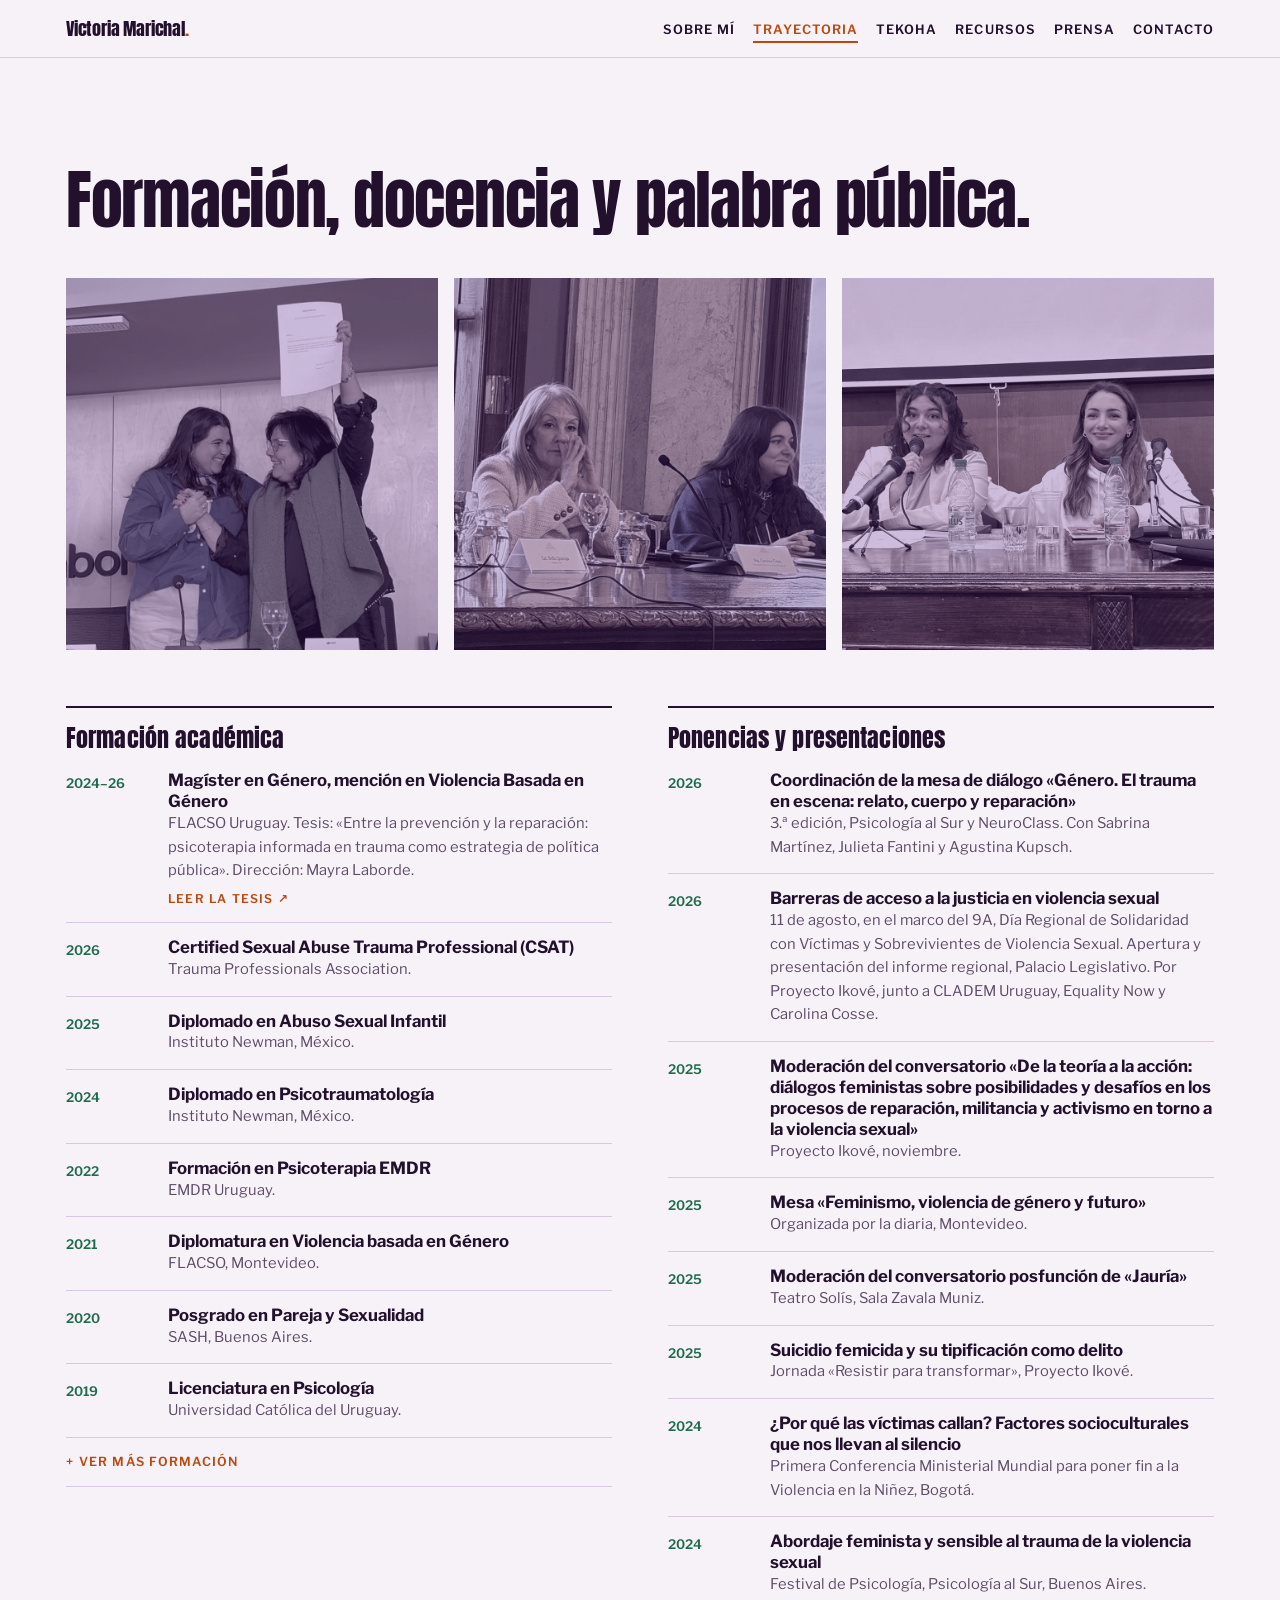
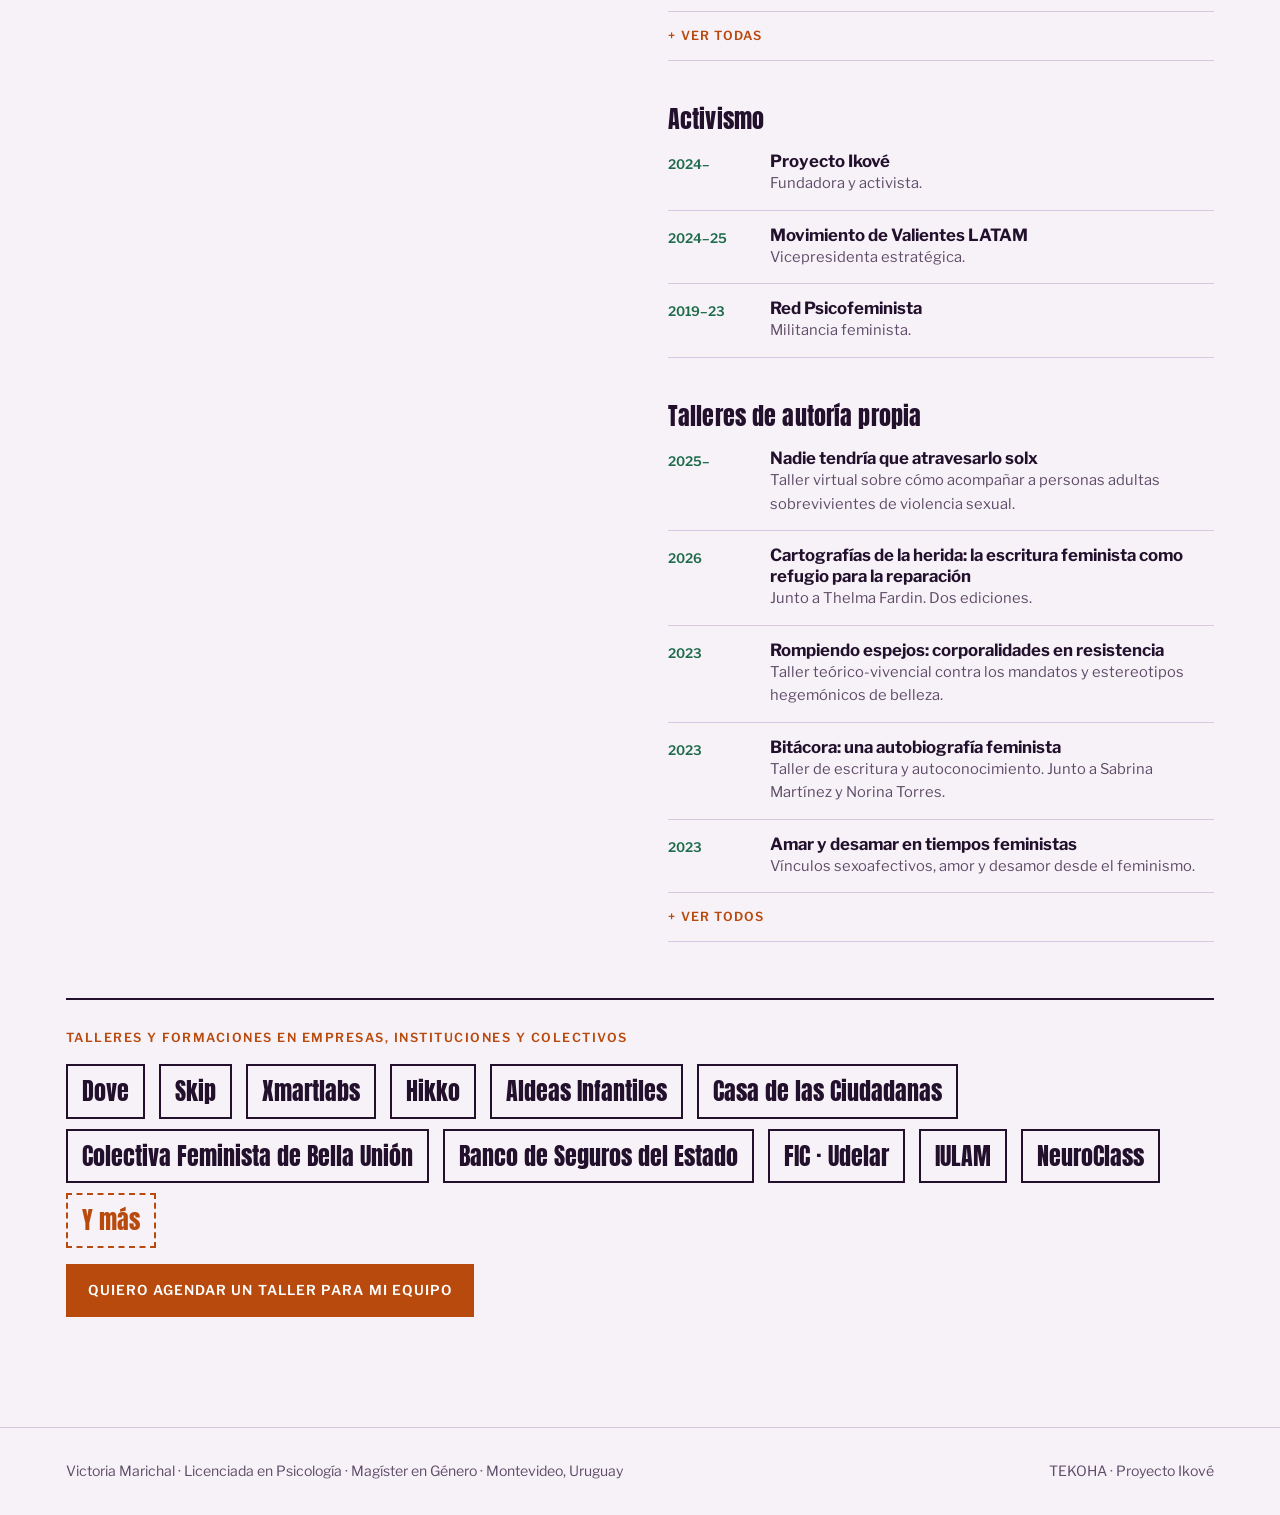
<file: trayectoria.html>
<!doctype html>
<html lang="es">
<head>
<meta charset="utf-8">
<meta name="viewport" content="width=device-width,initial-scale=1,viewport-fit=cover">
<style>*,*::before,*::after{box-sizing:border-box}:root{padding-top:env(safe-area-inset-top,0px);padding-bottom:env(safe-area-inset-bottom,0px)}body{margin:0;-webkit-font-smoothing:antialiased}img{max-width:100%}[hidden]{display:none!important}</style>
<title>Trayectoria · Victoria Marichal</title>
<meta name="claude:viewport-fit-sides" content="cover">
<meta name="description" content="Formación, docencia, ponencias, talleres y activismo de Victoria Marichal.">
<meta name="theme-color" content="#2A1236">
<link rel="icon" href="favicon.svg" type="image/svg+xml">
<link rel="canonical" href="https://licvicmarichal.uy/trayectoria">
<meta property="og:type" content="website">
<meta property="og:locale" content="es_UY">
<meta property="og:title" content="Trayectoria · Victoria Marichal">
<meta property="og:description" content="Formación, docencia, ponencias, talleres y activismo de Victoria Marichal.">
<meta property="og:image" content="https://licvicmarichal.uy/img/og.jpg">
<meta property="og:url" content="https://licvicmarichal.uy/trayectoria">
<meta name="twitter:card" content="summary_large_image">
<link rel="preconnect" href="https://fonts.googleapis.com">
<link rel="preconnect" href="https://fonts.gstatic.com" crossorigin>
<link rel="stylesheet" href="https://fonts.googleapis.com/css2?family=Anton&family=Libre+Franklin:ital,wght@0,400;0,600;0,700;1,400&display=swap">
<link rel="stylesheet" href="styles.css?v=d38dc2d3">
</head>
<body>
<header class="top">
  <div class="wrap">
    <a class="brand" href="index.html">Victoria Marichal<span>.</span></a>
    <nav aria-label="Secciones">
      <ul>
        <li><a href="index.html" data-page="inicio">Sobre mí</a></li>
        <li><a href="trayectoria.html" data-page="trayectoria" aria-current="page">Trayectoria</a></li>
        <li><a href="tekoha.html" data-page="tekoha">TEKOHA</a></li>
        <li><a href="recursos.html" data-page="recursos">Recursos</a></li>
        <li><a href="prensa.html" data-page="prensa">Prensa</a></li>
        <li><a href="contacto.html" data-page="contacto">Contacto</a></li>
      </ul>
    </nav>
  </div>
</header>

<main class="page-main">
<section class="band" id="trayectoria">
  <div class="wrap">
    <div class="sec-head">
      <h2>Formación, docencia y palabra pública.</h2>
    </div>

    <div class="gallery">
      <figure class="tint"><img src="img/g-obaldia.jpg" alt="Victoria junto a María Inés Obaldía levantando un proyecto de ley" loading="lazy"></figure>
      <figure class="tint"><img src="img/g-cosse.jpg" alt="Victoria junto a Carolina Cosse en una mesa en el Palacio Legislativo" loading="lazy"></figure>
      <figure class="tint"><img src="img/g-thelma.jpg" alt="Victoria y Thelma Fardin en una mesa de exposición" loading="lazy"></figure>
    </div>
    <div class="tray-grid">
      <div class="tl">
        <h3>Formación académica</h3>
        <div class="ti"><span class="y">2024–26</span><div><b>Magíster en Género, mención en Violencia Basada en Género</b><span>FLACSO Uruguay. Tesis: «Entre la prevención y la reparación: psicoterapia informada en trauma como estrategia de política pública». Dirección: Mayra Laborde.</span><a class="arrow-s" href="https://repositorio.flacsoandes.edu.ec/items/294653a5-b800-4d35-9e96-5ea40514083d" target="_blank" rel="noopener">Leer la tesis ↗</a></div></div>
        <div class="ti"><span class="y">2026</span><div><b>Certified Sexual Abuse Trauma Professional (CSAT)</b><span>Trauma Professionals Association.</span></div></div>
        <div class="ti"><span class="y">2025</span><div><b>Diplomado en Abuso Sexual Infantil</b><span>Instituto Newman, México.</span></div></div>
        <div class="ti"><span class="y">2024</span><div><b>Diplomado en Psicotraumatología</b><span>Instituto Newman, México.</span></div></div>
        <div class="ti"><span class="y">2022</span><div><b>Formación en Psicoterapia EMDR</b><span>EMDR Uruguay.</span></div></div>
        <div class="ti"><span class="y">2021</span><div><b>Diplomatura en Violencia basada en Género</b><span>FLACSO, Montevideo.</span></div></div>
        <div class="ti"><span class="y">2020</span><div><b>Posgrado en Pareja y Sexualidad</b><span>SASH, Buenos Aires.</span></div></div>
        <div class="ti"><span class="y">2019</span><div><b>Licenciatura en Psicología</b><span>Universidad Católica del Uruguay.</span></div></div>
        <details class="more">
          <summary>Ver más formación</summary>
          <div class="ti"><span class="y">2026</span><div><b>Más allá de la herida: suicidio y desesperanza en personas con historia de abuso sexual infantil</b><span>Fundación Vicki Bernadet.</span></div></div>
          <div class="ti"><span class="y">2025</span><div><b>Seminario «Sanando el trauma de lo que no pasó»</b><span>Dra. Anabel González, Instituto Newman.</span></div></div>
          <div class="ti"><span class="y">2023</span><div><b>DBT: habilidades del modelo dialéctico conductual</b><span>NeuroClass.</span></div></div>
          <div class="ti"><span class="y">2021</span><div><b>Intervención psicológica en adultxs con trauma por abuso sexual infantil</b><span>Fundación Vicki Bernadet, Barcelona.</span></div></div>
          <div class="ti"><span class="y">2021</span><div><b>Modelos de intervención con mujeres víctimas de VBG desde la Psicología Feminista</b><span>Universidad de Granada.</span></div></div>
          <div class="ti"><span class="y">2020–22</span><div><b>Formación en psicoterapia cognitivo-conductual</b><span>SUAMOC.</span></div></div>
          <div class="ti"><span class="y"></span><div><b>Tratamiento basado en la evidencia para duelo</b><span>Fundación Foro, Buenos Aires.</span></div></div>
          <div class="ti"><span class="y">2020</span><div><b>Formación en género y abordaje de violencias</b><span>Universidad Nacional de Córdoba.</span></div></div>
          <div class="ti"><span class="y">2020</span><div><b>Evaluación de adolescentes y familias</b><span>Fundación Aiglé, Buenos Aires.</span></div></div>
          <div class="ti"><span class="y">2020</span><div><b>Derechos Humanos y el rol de la INDDHH</b><span>INDDHH.</span></div></div>
          <div class="ti"><span class="y">2019</span><div><b>Formación en Violencia de Género</b><span>Coordinadora de Psicólogos del Uruguay.</span></div></div>
        </details>
      </div>

      <div class="tl">
        <h3>Ponencias y presentaciones</h3>
        <div class="ti"><span class="y">2026</span><div><b>Coordinación de la mesa de diálogo «Género. El trauma en escena: relato, cuerpo y reparación»</b><span>3.ª edición, Psicología al Sur y NeuroClass. Con Sabrina Martínez, Julieta Fantini y Agustina Kupsch.</span></div></div>
        <div class="ti"><span class="y">2026</span><div><b>Barreras de acceso a la justicia en violencia sexual</b><span>11 de agosto, en el marco del 9A, Día Regional de Solidaridad con Víctimas y Sobrevivientes de Violencia Sexual. Apertura y presentación del informe regional, Palacio Legislativo. Por Proyecto Ikové, junto a CLADEM Uruguay, Equality Now y Carolina Cosse.</span></div></div>
        <div class="ti"><span class="y">2025</span><div><b>Moderación del conversatorio «De la teoría a la acción: diálogos feministas sobre posibilidades y desafíos en los procesos de reparación, militancia y activismo en torno a la violencia sexual»</b><span>Proyecto Ikové, noviembre.</span></div></div>
        <div class="ti"><span class="y">2025</span><div><b>Mesa «Feminismo, violencia de género y futuro»</b><span>Organizada por la diaria, Montevideo.</span></div></div>
        <div class="ti"><span class="y">2025</span><div><b>Moderación del conversatorio posfunción de «Jauría»</b><span>Teatro Solís, Sala Zavala Muniz.</span></div></div>
        <div class="ti"><span class="y">2025</span><div><b>Suicidio femicida y su tipificación como delito</b><span>Jornada «Resistir para transformar», Proyecto Ikové.</span></div></div>
        <div class="ti"><span class="y">2024</span><div><b>¿Por qué las víctimas callan? Factores socioculturales que nos llevan al silencio</b><span>Primera Conferencia Ministerial Mundial para poner fin a la Violencia en la Niñez, Bogotá.</span></div></div>
        <div class="ti"><span class="y">2024</span><div><b>Abordaje feminista y sensible al trauma de la violencia sexual</b><span>Festival de Psicología, Psicología al Sur, Buenos Aires.</span></div></div>
        <details class="more">
          <summary>Ver todas</summary>
          <div class="ti"><span class="y">2025</span><div><b>Impacto neurobiológico del trauma en casos de violencia sexual</b><span>Jornadas institucionales Bonilla Fantini.</span></div></div>
          <div class="ti"><span class="y">2024</span><div><b>Violencia sexual desde una perspectiva de derechos humanos y sensible al trauma</b><span>Día de Solidaridad con Víctimas y Sobrevivientes de Violencia Sexual, Proyecto Ikové.</span></div></div>
          <div class="ti"><span class="y">2024</span><div><b>Taller «Suicidio femicida»</b><span>Jornada «Suicidio: asunto pendiente y colectivo», Callejón de la Universidad.</span></div></div>
          <div class="ti"><span class="y">2023</span><div><b>La sexualidad luego de experiencias de violencia sexual</b><span>Chau Tabú.</span></div></div>
          <div class="ti"><span class="y">2023</span><div><b>Presentación del proyecto de ley de talles</b><span>Junto a Ley de Talles Uy y Colectivo Diversa. Aporte desde la salud mental sobre imagen corporal y diversidad de cuerpos.</span></div></div>
          <div class="ti"><span class="y">2022</span><div><b>Conversatorio sobre la necesidad de una ley de talles en Uruguay</b><span>Palacio Legislativo, Sala Acuña de Figueroa. Junto a Ley de Talles Uy y Colectivo Diversa.</span></div></div>
          <div class="ti"><span class="y">2021</span><div><b>Romper el silencio en clave feminista: una herramienta de reparación en la violencia sexual</b><span>Primer Simposio Latinoamericano de Salud Mental con Perspectiva de Género (CIDEM).</span></div></div>
        </details>

        <h3 style="margin-top:28px">Activismo</h3>
        <div class="ti"><span class="y">2024–</span><div><b>Proyecto Ikové</b><span>Fundadora y activista.</span></div></div>
        <div class="ti"><span class="y">2024–25</span><div><b>Movimiento de Valientes LATAM</b><span>Vicepresidenta estratégica.</span></div></div>
        <div class="ti"><span class="y">2019–23</span><div><b>Red Psicofeminista</b><span>Militancia feminista.</span></div></div>

        <h3 style="margin-top:28px">Talleres de autoría propia</h3>
        <div class="ti"><span class="y">2025–</span><div><b>Nadie tendría que atravesarlo solx</b><span>Taller virtual sobre cómo acompañar a personas adultas sobrevivientes de violencia sexual.</span></div></div>
        <div class="ti"><span class="y">2026</span><div><b>Cartografías de la herida: la escritura feminista como refugio para la reparación</b><span>Junto a Thelma Fardin. Dos ediciones.</span></div></div>
        <div class="ti"><span class="y">2023</span><div><b>Rompiendo espejos: corporalidades en resistencia</b><span>Taller teórico-vivencial contra los mandatos y estereotipos hegemónicos de belleza.</span></div></div>
        <div class="ti"><span class="y">2023</span><div><b>Bitácora: una autobiografía feminista</b><span>Taller de escritura y autoconocimiento. Junto a Sabrina Martínez y Norina Torres.</span></div></div>
        <div class="ti"><span class="y">2023</span><div><b>Amar y desamar en tiempos feministas</b><span>Vínculos sexoafectivos, amor y desamor desde el feminismo.</span></div></div>
        <details class="more">
          <summary>Ver todos</summary>
          <div class="ti"><span class="y">2022</span><div><b>Diálogo gordx con Magdalena Piñeyro</b><span>Conversatorio y espacio vivencial contra la gordofobia. Junto a Norina Torres.</span></div></div>
          <div class="ti"><span class="y">2021</span><div><b>Sexualidad consciente con perspectiva feminista</b><span>Taller teórico-vivencial: explorando nuestro deseo.</span></div></div>
          <div class="ti"><span class="y">2020–22</span><div><b>Sacar la voz</b><span>Taller anual de escritura terapéutica, autoconocimiento y amistad política entre mujeres.</span></div></div>
          <div class="ti"><span class="y">2025</span><div><b>La palabra como refugio</b><span>Escritura y sanación. Psicología al Sur y NeuroClass.</span></div></div>
        </details>
      </div>
    </div>

    <div class="clients">
      <span class="label">Talleres y formaciones en empresas, instituciones y colectivos</span>
      <ul>
        <li>Dove</li><li>Skip</li><li>Xmartlabs</li><li>Hikko</li><li>Aldeas Infantiles</li><li>Casa de las Ciudadanas</li><li>Colectiva Feminista de Bella Unión</li><li>Banco de Seguros del Estado</li><li>FIC · Udelar</li><li>IULAM</li><li>NeuroClass</li><li class="ymas">Y más</li>
      </ul>
      <a class="btn solid" href="tekoha.html#taller-form" style="justify-self:start">Quiero agendar un taller para mi equipo</a>
    </div>
  </div>
</section>
</main>

<footer>
  <div class="wrap">
    <span>Victoria Marichal · Licenciada en Psicología · Magíster en Género · Montevideo, Uruguay</span>
    <span>TEKOHA · Proyecto Ikové</span>
  </div>
</footer>
<script src="app.js?v=8d10fe3c"></script>
</body>
</html>
</file>
<file: styles.css>
/* Layout: manifiesto tipográfico arriba, luego bandas de color que alternan: violeta (perfil), naranja (TEKOHA), verde (prensa) */
:root{
  --bg:#F7F2F8; --surface:#FFFFFF; --ink:#22102C; --muted:#5E4C68;
  --violet:#5B2387; --magenta:#B94A0E; --green:#1E6B4A; --lilac:#E9DCF1; --line:#D8C8E2;
  --on-violet:#FBF5FD;
  --orange:#F07A2B; --on-orange:#2A1306; --orange-soft:#4A2410; --orange-line:rgba(42,19,6,.28); --orange-accent:#4A1A78; --cream:#FFF6EE;
  --green-band:#17473A; --on-green:#EEF6F1; --green-accent:#FFB27A;
  --f-display:"Anton", Impact, "Arial Narrow", sans-serif;
  --f-body:"Libre Franklin", system-ui, -apple-system, "Segoe UI", sans-serif;
  --f-mono:"Libre Franklin", system-ui, -apple-system, "Segoe UI", sans-serif; --mono-w:600;
  --w-display:400; --h-scale:1.05; --track:0em; --head-align:start;
  font-synthesis:none;
  --gutter-l:max(16px, env(safe-area-inset-left, 0px));
  --gutter-r:max(16px, env(safe-area-inset-right, 0px));
}
@media (prefers-color-scheme: dark){:root:not([data-theme="light"]){
  --bg:#160A1D; --surface:#21122B; --ink:#F3E9F7; --muted:#BBA8C6;
  --violet:#3E1760; --magenta:#FF9B55; --green:#73D1A2; --lilac:#2E1A3B; --line:#3D2A4A; --on-violet:#FBF5FD; color-scheme:dark}}
:root[data-theme="dark"]{
  --bg:#160A1D; --surface:#21122B; --ink:#F3E9F7; --muted:#BBA8C6;
  --violet:#3E1760; --magenta:#FF9B55; --green:#73D1A2; --lilac:#2E1A3B; --line:#3D2A4A; --on-violet:#FBF5FD; color-scheme:dark}

*{box-sizing:border-box}
html{scroll-behavior:smooth}
@media (prefers-reduced-motion:reduce){html{scroll-behavior:auto}*{animation:none!important;transition:none!important}}
body{background:var(--bg);color:var(--ink);font-family:var(--f-body);font-size:18px;line-height:1.6}
body::before{content:"";position:fixed;inset:0 0 auto;height:env(safe-area-inset-top,0px);z-index:10;background:var(--bg)}
a{color:inherit}
:focus-visible{outline:3px solid var(--magenta);outline-offset:3px}
.wrap{max-width:1180px;margin-inline:auto;padding-left:var(--gutter-l);padding-right:var(--gutter-r)}
.label{font-weight:var(--mono-w,400);font-family:var(--f-mono);font-weight:var(--mono-w);font-size:.78rem;letter-spacing:.12em;text-transform:uppercase;color:var(--magenta)}
h1,h2,h3{font-family:var(--f-display);line-height:1.02;text-wrap:balance;margin:0}
h2{font-size:clamp(2.2rem,6vw,4rem);font-weight:var(--w-display);letter-spacing:-.02em}
h3{font-size:1.5rem;font-weight:400;letter-spacing:.005em}
p{margin:0;max-width:65ch}
.ph{background:var(--lilac);border-radius:3px;padding:0 .3em;font-style:italic;color:var(--muted)}
.mono-s{font-family:var(--f-mono);font-weight:var(--mono-w);font-size:.72rem;text-transform:uppercase;letter-spacing:.1em;color:var(--muted)}

/* Nav */
header.top{position:sticky;top:env(safe-area-inset-top,0px);z-index:20;background:var(--bg);border-bottom:1px solid var(--line)}
header.top .wrap{display:flex;align-items:center;justify-content:space-between;gap:12px;padding-block:14px;flex-wrap:wrap}
.brand{font-family:var(--f-display);font-weight:var(--w-display);font-size:1.15rem;text-decoration:none;letter-spacing:-.01em}
.brand span{color:var(--magenta)}
nav ul{display:flex;gap:4px 18px;list-style:none;margin:0;padding:0;flex-wrap:wrap}
nav a{font-family:var(--f-mono);font-weight:var(--mono-w);font-size:.8rem;text-decoration:none;text-transform:uppercase;letter-spacing:.08em;padding:4px 0;border-bottom:2px solid transparent}
nav a:hover{border-color:var(--magenta)}

/* Hero */
.hero .wrap{padding-block:clamp(48px,9vw,110px) clamp(40px,7vw,80px);display:grid;gap:36px}
.hero h1,.tk-title{text-transform:uppercase}
.hero h1{font-size:calc(clamp(3.2rem,12.5vw,9.5rem) * var(--h-scale));font-weight:var(--w-display);letter-spacing:var(--track);line-height:.88}
.hero h1 .out{color:transparent;-webkit-text-stroke:2px var(--violet)}
:root[data-theme="dark"] .hero h1 .out{-webkit-text-stroke-color:var(--magenta)}
@media (prefers-color-scheme: dark){:root:not([data-theme="light"]) .hero h1 .out{-webkit-text-stroke-color:var(--magenta)}}
.hero h1 .mag{color:var(--magenta)}
.hero-foot{display:grid;grid-template-columns:minmax(0,1.2fr) minmax(0,1fr);gap:32px;align-items:start;border-top:2px solid var(--ink);padding-top:24px}
.hero-foot .who{font-family:var(--f-display);font-size:clamp(1.4rem,3vw,2rem);font-weight:400;line-height:1.15}
.hero-foot .who .who-sub{display:block;font-size:.68em;font-weight:400;color:var(--violet);margin-top:10px;letter-spacing:0}
:root[data-theme="dark"] .hero-foot .who .who-sub{color:var(--magenta)}
@media (prefers-color-scheme: dark){:root:not([data-theme="light"]) .hero-foot .who .who-sub{color:var(--magenta)}}
.hero-foot .who small{display:block;font-family:var(--f-body);font-weight:400;font-size:1.05rem;color:var(--muted);margin-top:8px}
.ctas{display:grid;grid-template-columns:repeat(2,minmax(0,1fr));gap:12px;align-content:end;align-self:end;justify-self:end;width:min(100%,520px)}
.ctas .btn{justify-content:center;text-align:center;padding-inline:10px;white-space:normal;min-width:0;line-height:1.25}
.ctas .btn.solid{grid-column:1/-1;padding-block:18px}
.btn{font-weight:var(--mono-w,400);display:inline-flex;align-items:center;gap:8px;font-family:var(--f-mono);font-weight:var(--mono-w);font-size:.85rem;text-transform:uppercase;letter-spacing:.08em;text-decoration:none;padding:14px 20px;border:2px solid var(--ink);background:transparent;color:var(--ink);cursor:pointer}
.btn.solid{background:var(--magenta);border-color:var(--magenta);color:#fff}
.btn:hover{transform:translate(-2px,-2px);box-shadow:4px 4px 0 var(--ink)}
@media (max-width:760px){.hero-foot{grid-template-columns:1fr}.ctas{justify-self:start}}

section{scroll-margin-top:90px}
.band{padding-block:clamp(56px,9vw,110px)}
.sec-head{display:grid;gap:10px;margin-bottom:44px}
.sec-sub{margin:0;font-family:var(--f-display);font-size:clamp(1.3rem,2.6vw,1.9rem);line-height:1.1;color:var(--violet);text-transform:uppercase;letter-spacing:.02em}
:root[data-theme="dark"] .sec-sub{color:var(--magenta)}
@media (prefers-color-scheme: dark){:root:not([data-theme="light"]) .sec-sub{color:var(--magenta)}}
.press .sec-sub{color:var(--green-accent)!important}
.tekhoa .sec-sub{color:var(--orange-accent)!important;margin-top:10px}

/* Sobre mí */
.about-grid{display:grid;grid-template-columns:minmax(0,1fr) minmax(0,1.4fr);gap:56px}
.photo{aspect-ratio:4/5;max-width:100%;background:repeating-linear-gradient(135deg,var(--lilac) 0 14px,transparent 14px 28px);border:2px solid var(--ink);display:grid;place-items:center;text-align:center;padding:24px;font-family:var(--f-mono);font-weight:var(--mono-w);font-size:.8rem;color:var(--muted)}
.about-text{display:grid;gap:22px;min-width:0}
.about-text .lead{font-size:1.3rem;line-height:1.5}
.pillars{display:grid;margin-top:12px;border-top:1px solid var(--line)}
.pillar{display:grid;grid-template-columns:200px minmax(0,1fr);gap:20px;padding-block:22px;border-bottom:1px solid var(--line)}
.pillar h3{font-size:1.15rem}
.pillar p{color:var(--muted);font-size:1rem}
.facts{display:flex;flex-wrap:wrap;gap:10px 28px;margin-top:6px}
.fact{display:grid}
.fact b{font-family:var(--f-display);font-size:1.6rem;font-weight:var(--w-display);line-height:1;color:var(--violet);font-variant-numeric:tabular-nums}
:root[data-theme="dark"] .fact b{color:var(--magenta)}
@media (prefers-color-scheme: dark){:root:not([data-theme="light"]) .fact b{color:var(--magenta)}}
.fact span{font-size:.88rem;color:var(--muted)}
@media (max-width:820px){.about-grid{grid-template-columns:1fr}.photo{max-width:340px}.pillar{grid-template-columns:1fr;gap:6px}}

/* Trayectoria */
.tray-grid{display:grid;grid-template-columns:repeat(auto-fit,minmax(min(100%,440px),1fr));gap:48px 56px}
.tl{display:grid;align-content:start;border-top:2px solid var(--ink)}
.tl h3{font-size:1.5rem;font-weight:var(--w-display);padding-block:18px 6px}
.ti{display:grid;grid-template-columns:86px minmax(0,1fr);gap:16px;padding-block:14px;border-bottom:1px solid var(--line)}
.ti .y{font-family:var(--f-mono);font-weight:var(--mono-w);font-size:.82rem;color:var(--green);font-variant-numeric:tabular-nums;padding-top:3px}
.ti b{font-family:var(--f-body);font-weight:700;font-size:1.05rem;display:block;line-height:1.25}
.ti span{font-size:.92rem;color:var(--muted);display:block}
details.more{border-bottom:1px solid var(--line)}
details.more summary{cursor:pointer;font-family:var(--f-mono);font-weight:var(--mono-w);font-size:.78rem;text-transform:uppercase;letter-spacing:.1em;padding-block:14px;color:var(--magenta);list-style:none}
details.more summary::-webkit-details-marker{display:none}
details.more summary::before{content:"+ "}
details.more[open] summary::before{content:"– "}
details.more .ti:last-child{border-bottom:0}
.clients{margin-top:56px;padding-top:28px;border-top:2px solid var(--ink);display:grid;gap:16px}
.clients ul{list-style:none;margin:0;padding:0;display:flex;flex-wrap:wrap;gap:10px 14px}
.clients li.ymas{border-style:dashed;color:var(--magenta);border-color:var(--magenta)}
.clients li{font-family:var(--f-display);font-weight:400;font-size:clamp(1.1rem,2.2vw,1.5rem);padding:6px 14px;border:2px solid var(--ink)}

/* TEKOHA */
.tekhoa{background:var(--orange);color:var(--on-orange)}
.tekhoa .label{color:var(--orange-accent)}
.tekhoa .muted{color:var(--orange-soft)}
.tk-title{font-size:calc(clamp(3.4rem,13vw,10rem) * var(--h-scale));font-weight:var(--w-display);letter-spacing:0;line-height:.85;margin-left:-.045em}
.tk-name{display:grid;justify-items:start}
.tk-intro{display:grid;grid-template-columns:minmax(0,1fr) minmax(0,1fr);gap:40px;align-items:end;margin-bottom:64px}
@media (max-width:820px){.tk-intro{grid-template-columns:1fr}}
.tabs{display:flex;flex-wrap:wrap;border-bottom:2px solid var(--on-orange);margin-bottom:40px}
.tab{font-family:var(--f-mono);font-weight:var(--mono-w);font-size:.85rem;text-transform:uppercase;letter-spacing:.1em;background:none;border:0;color:var(--on-orange);padding:14px 20px;cursor:pointer;opacity:.75}
.tab[aria-selected="true"]{background:var(--on-orange);color:var(--cream);opacity:1}
.cards{display:grid;grid-template-columns:repeat(auto-fit,minmax(min(100%,320px),1fr));gap:20px}
.cards-2{grid-template-columns:repeat(auto-fit,minmax(min(100%,400px),1fr))}
.card{background:var(--cream);color:#22102C;border:0;box-shadow:5px 5px 0 var(--on-orange);padding:28px;display:flex;flex-direction:column;gap:14px;min-width:0}
.card.feature{background:var(--cream);color:#22102C;border-color:var(--cream)}
.card.feature .label{color:#B94A0E}
.tekhoa .card .label{color:#B94A0E}
.card p,.card li{color:#3A2A30}
.card .meta{display:flex;flex-wrap:wrap;gap:8px}
.chip{font-family:var(--f-mono);font-weight:var(--mono-w);font-size:.72rem;letter-spacing:.06em;text-transform:uppercase;border:1px solid currentColor;padding:3px 9px;border-radius:999px}
.card ul{margin:0;padding-left:1.1em;font-size:.98rem}
.card .btn{align-self:flex-start;margin-top:auto;border-color:currentColor;color:inherit}
.card.feature .btn{background:#B94A0E;border-color:#B94A0E;color:#fff}
.example{font-family:var(--f-mono);font-weight:var(--mono-w);font-size:.7rem;text-transform:uppercase;letter-spacing:.1em;opacity:.75}
.team{display:grid;grid-template-columns:repeat(auto-fit,minmax(min(100%,250px),1fr));gap:20px;margin-bottom:56px}
.person{background:var(--cream);color:#22102C;box-shadow:5px 5px 0 var(--on-orange);padding:22px;display:grid;gap:12px;align-content:start}
.avatar{width:72px;height:72px;border-radius:50%;background:var(--cream);color:#4A1A78;display:grid;place-items:center;font-family:var(--f-display);font-weight:var(--w-display);font-size:1.4rem}
.person p{font-size:.98rem;color:#3A2A30}
.person .muted{color:#3A2A30!important}
.avatar{background:var(--orange)!important;color:var(--on-orange)!important}
.form-box{background:var(--cream);box-shadow:6px 6px 0 var(--on-orange);color:#22102C;padding:clamp(24px,4vw,48px);display:grid;grid-template-columns:minmax(0,.8fr) minmax(0,1.2fr);gap:40px}
@media (max-width:820px){.form-box{grid-template-columns:1fr}}
.form-box .label{color:#B94A0E}
form{display:grid;gap:16px;grid-template-columns:1fr 1fr}
form .full{grid-column:1/-1}
@media (max-width:560px){form{grid-template-columns:1fr}}
.field{display:grid;gap:6px;min-width:0}
.field label{font-family:var(--f-mono);font-weight:var(--mono-w);font-size:.75rem;text-transform:uppercase;letter-spacing:.08em}
.field input,.field select,.field textarea{font:inherit;font-size:1rem;padding:12px;border:2px solid #22102C;background:#fff;color:#22102C;border-radius:0;width:100%}
.field textarea{min-height:110px;resize:vertical}
.check{display:flex;gap:10px;align-items:flex-start;font-size:.92rem}
.check input{margin-top:5px;accent-color:#B94A0E}
.note{font-size:.9rem;color:#5E4C68}
.ok{grid-column:1/-1;border:2px solid #22102C;background:#FDE9D9;padding:16px;font-size:.98rem}
.err{color:#A8320A;font-size:.85rem}
.form-box .btn{border-color:#22102C;color:#22102C}
.form-box .btn.solid{background:#B94A0E;border-color:#B94A0E;color:#fff}

/* Edición anterior */
.ed{margin-top:40px;background:var(--cream);color:#22102C;box-shadow:6px 6px 0 var(--on-orange);--orange-line:rgba(42,19,6,.18);--orange-accent:#B94A0E;--orange-soft:#5A4048;--on-orange:#22102C;padding:clamp(22px,4vw,44px);display:grid;gap:32px}
.ed-head{display:grid;gap:10px}
.ed-sum{list-style:none;cursor:pointer;display:grid;gap:18px}
.ed-sum::-webkit-details-marker{display:none}
.ed-toggle{justify-self:start;font-family:var(--f-mono);font-weight:var(--mono-w);font-size:.8rem;text-transform:uppercase;letter-spacing:.08em;padding:12px 18px;border:2px solid #22102C;color:#22102C}
.ed-toggle::after{content:"  +"}
.ed[open] .ed-toggle{font-size:0}
.ed[open] .ed-toggle::before{content:"Ocultar programa";font-size:.8rem}
.ed[open] .ed-toggle::after{content:"  –";font-size:.8rem}
.ed-body{display:grid;gap:32px;margin-top:32px}
.ed-title{font-size:clamp(1.9rem,4.5vw,3.2rem);font-weight:var(--w-display);letter-spacing:-.02em}
.ed-sub{font-size:1.1rem;color:var(--orange-soft)}
.ed-grid{display:grid;grid-template-columns:minmax(0,1.3fr) minmax(0,1fr);gap:40px}
@media (max-width:860px){.ed-grid{grid-template-columns:1fr}}
.ed-col{display:grid;gap:14px;align-content:start}
.ed-facts{margin:0;display:grid;border-top:1px solid var(--orange-line)}
.ed-facts div{display:grid;grid-template-columns:120px minmax(0,1fr);gap:14px;padding-block:12px;border-bottom:1px solid var(--orange-line)}
.ed-facts dt{font-family:var(--f-mono);font-weight:var(--mono-w);font-size:.72rem;text-transform:uppercase;letter-spacing:.1em;color:var(--orange-accent);padding-top:3px}
.ed-facts dd{margin:0;font-size:.98rem}
.ed .mono-s.ed-ms{color:var(--orange-accent);display:block;margin-bottom:12px}
.ed-team ul{list-style:none;margin:0;padding:0;display:grid;grid-template-columns:repeat(auto-fit,minmax(min(100%,240px),1fr));gap:14px 28px}
.ed-team li{display:grid;gap:2px;border-left:2px solid var(--orange-accent);padding-left:12px}
.ed-team li b{font-family:var(--f-body);font-weight:700;font-size:1.05rem}
.ed-team li span{font-size:.88rem;color:var(--orange-soft)}
.mod{border-top:1px solid var(--orange-line)}
.mod:last-child{border-bottom:1px solid var(--orange-line)}
.mod summary{cursor:pointer;list-style:none;display:grid;grid-template-columns:100px minmax(0,1fr) auto;gap:16px;align-items:baseline;padding-block:18px}
.mod summary::-webkit-details-marker{display:none}
.mn{font-family:var(--f-mono);font-weight:var(--mono-w);font-size:.78rem;text-transform:uppercase;letter-spacing:.1em;color:var(--orange-accent)}
.mt{font-family:var(--f-display);font-weight:400;font-size:1.25rem;line-height:1.2}
.mc{font-family:var(--f-mono);font-weight:var(--mono-w);font-size:.72rem;text-transform:uppercase;letter-spacing:.08em;opacity:.7}
.mc::after{content:"  +"}
.mod[open] .mc::after{content:"  –"}
@media (max-width:620px){.mod summary{grid-template-columns:1fr auto}.mn{grid-column:1/-1}}
.clist{list-style:none;margin:0 0 18px;padding:0;display:grid;gap:0}
.cls{display:grid;grid-template-columns:80px 64px minmax(0,1fr);gap:14px;padding-block:14px;border-top:1px dashed var(--orange-line)}
.cn{font-family:var(--f-mono);font-weight:var(--mono-w);font-size:.74rem;text-transform:uppercase;letter-spacing:.06em;opacity:.75;padding-top:3px}
.cd{font-family:var(--f-mono);font-weight:var(--mono-w);font-size:.8rem;font-variant-numeric:tabular-nums;color:var(--orange-accent);padding-top:2px}
.cls b{font-family:var(--f-body);font-weight:700;font-size:1.05rem;display:block;line-height:1.25}
.cls .doc{display:block;font-family:var(--f-mono);font-weight:var(--mono-w);font-size:.72rem;text-transform:uppercase;letter-spacing:.06em;color:var(--orange-soft);margin:4px 0 6px}
.cls p{font-size:.95rem;color:var(--on-orange)}
@media (max-width:620px){.cls{grid-template-columns:auto 1fr}.cls>div{grid-column:1/-1}}
.ed-btn{justify-self:start;border-color:var(--on-orange);color:var(--on-orange)}

/* Fotos */
.hero-top{display:grid;grid-template-columns:minmax(0,1.5fr) minmax(0,1fr);gap:clamp(20px,4vw,48px);align-items:end}
.hero-top h1{font-size:calc(clamp(3rem,9vw,8rem) * var(--h-scale))}
.hero-img{margin:0;max-width:100%}
.hero-img img{display:block;width:100%;aspect-ratio:4/5;max-height:620px;object-fit:cover;box-shadow:8px 8px 0 var(--magenta)}
@media (max-width:700px){.hero-top{grid-template-columns:1fr}.hero-img img{aspect-ratio:4/3}}
img.photo{display:block;width:100%;height:auto;aspect-ratio:4/5;object-fit:cover;object-position:50% 30%;padding:0;background:none;box-shadow:8px 8px 0 var(--violet);border:0}
.gallery{display:grid;grid-template-columns:repeat(3,minmax(0,1fr));gap:16px;margin-bottom:56px}
.gallery img{display:block;width:100%;max-width:100%;aspect-ratio:1/1;object-fit:cover}
.tint{position:relative;margin:0;line-height:0;isolation:isolate}
.tint img{filter:grayscale(.85) contrast(1.05) brightness(1.06)}
.tint::after{content:"";position:absolute;inset:0;background:rgba(91,35,135,.3);pointer-events:none}
.tk-banner-wrap{margin-bottom:28px;box-shadow:6px 6px 0 var(--on-orange)}
.tk-banner-wrap .tk-banner{margin:0;box-shadow:none}
@media (max-width:640px){.gallery{grid-template-columns:1fr}}
.photo-band{line-height:0}
.photo-band img{display:block;width:100%;height:clamp(260px,48vw,560px);object-fit:cover}
.tk-banner{display:block;width:100%;max-width:100%;aspect-ratio:21/9;object-fit:cover;object-position:50% 40%;margin-bottom:28px;box-shadow:6px 6px 0 var(--on-orange)}
.avatar-img{object-fit:cover;padding:0}
.cover-img{display:block;width:100%;max-width:100%;aspect-ratio:4/5;object-fit:cover;box-shadow:6px 6px 0 var(--ink)}
.press-photos{display:grid;grid-template-columns:repeat(2,minmax(0,1fr));gap:20px;margin-top:24px}
.press-photos img{display:block;width:100%;aspect-ratio:4/3;object-fit:cover;object-position:50% 30%}
@media (max-width:620px){.press-photos{grid-template-columns:1fr}}

/* Hero con foto de fondo */
.hero{position:relative;isolation:isolate;overflow:hidden;color:#FFF6EE;background:#2A1236}
.hero::before{content:"";position:absolute;inset:0 0 0 34%;z-index:-2;background:url(img/hero-marcha.jpg) 50% 30%/cover no-repeat;filter:grayscale(.85) contrast(1.08)}
.hero::after{content:"";position:absolute;inset:0;z-index:-1;background:linear-gradient(0deg,#2A1236 0%,rgba(42,18,54,.94) 8%,rgba(42,18,54,.8) 16%,rgba(42,18,54,.56) 25%,rgba(42,18,54,.32) 34%,rgba(42,18,54,.14) 43%,rgba(42,18,54,0) 54%),linear-gradient(90deg,#2A1236 0%,#2A1236 34%,rgba(42,18,54,.78) 46%,rgba(70,26,110,.42) 72%,rgba(91,35,135,.3) 100%)}
@media (max-width:760px){.hero::before{inset:0;background-position:50% 45%}.hero::after{background:linear-gradient(180deg,rgba(42,18,54,.88),rgba(42,18,54,.72) 55%,rgba(42,18,54,.95))}}
.hero-top{grid-template-columns:1fr!important}
.hero h1{color:#FFF6EE}
.hero h1 .out{-webkit-text-stroke:2px #FFF6EE!important;color:transparent}
.hero h1 .mag{color:#FF9B55}
.hero .hero-foot{border-top-color:#FFF6EE}
.hero-foot .who{color:#FFF6EE}
.hero-foot .who .who-sub{color:#FFB27A!important}
.hero-foot .who small{color:#E8DCEF!important}
.hero .btn{border-color:#FFF6EE;color:#FFF6EE}
.hero .btn:hover{box-shadow:4px 4px 0 #FFF6EE}
.hero .btn.solid{background:#E8661F;border-color:#E8661F;color:#fff}

/* Recursos */
.res-grid{display:grid;grid-template-columns:repeat(12,minmax(0,1fr));gap:20px}
.book{grid-column:span 6;background:var(--surface);border:2px solid var(--ink);padding:clamp(24px,4vw,44px);display:grid;grid-template-columns:150px minmax(0,1fr);gap:28px;align-items:start}
.cover{aspect-ratio:2/3;max-width:100%;background:var(--magenta);color:#fff;font-family:var(--f-display);font-weight:var(--w-display);font-size:1.25rem;line-height:1;padding:14px;display:flex;align-items:flex-end;box-shadow:6px 6px 0 var(--ink)}
.book .body{display:grid;gap:12px;min-width:0}
.book .big{font-size:clamp(1.6rem,3.4vw,2.3rem);font-weight:var(--w-display)}
.blurb{font-size:1rem}
.blurb details summary{cursor:pointer;font-family:var(--f-mono);font-weight:var(--mono-w);font-size:.75rem;text-transform:uppercase;letter-spacing:.1em;color:var(--magenta);margin-top:8px}
.blurb details p{margin-top:10px}
.blurb cite{display:block;font-style:normal;font-family:var(--f-mono);font-weight:var(--mono-w);font-size:.75rem;letter-spacing:.06em;text-transform:uppercase;color:var(--muted);margin-top:10px}
.pubs{grid-column:1/-1;display:grid;grid-template-columns:repeat(auto-fit,minmax(min(100%,420px),1fr));column-gap:40px;align-content:start;border-top:2px solid var(--ink);margin-top:24px}
.pub{padding-block:16px;border-bottom:1px solid var(--line);display:grid;grid-template-columns:62px minmax(0,1fr);gap:14px}
.pub .y{font-family:var(--f-mono);font-weight:var(--mono-w);font-size:.85rem;color:var(--green);font-variant-numeric:tabular-nums;padding-top:3px}
.pub b{font-family:var(--f-body);font-weight:700;font-size:1.05rem;display:block;line-height:1.25}
.pub span{font-size:.92rem;color:var(--muted)}
.arrow-s{display:block;font-family:var(--f-mono);font-weight:var(--mono-w);font-size:.75rem;text-transform:uppercase;letter-spacing:.1em;color:var(--magenta)!important;margin-top:6px;text-decoration:none}
a.pub:hover b{text-decoration:underline;text-underline-offset:3px}
.free{grid-column:1/-1;display:grid;grid-template-columns:repeat(auto-fit,minmax(min(100%,260px),1fr));gap:20px;margin-top:24px}
.dl{background:var(--surface);border:1px solid var(--line);padding:22px;display:grid;gap:10px;align-content:start}
.help{grid-column:1/-1;margin-top:24px;background:var(--lilac);padding:clamp(22px,4vw,36px);display:grid;gap:18px}
.lines{display:grid;grid-template-columns:repeat(auto-fit,minmax(min(100%,220px),1fr));gap:16px}
.line{display:grid;gap:2px}
.line .n{font-family:var(--f-display);font-weight:var(--w-display);font-size:1.8rem;color:var(--violet);font-variant-numeric:tabular-nums;user-select:all}
:root[data-theme="dark"] .line .n{color:var(--magenta)}
@media (prefers-color-scheme: dark){:root:not([data-theme="light"]) .line .n{color:var(--magenta)}}
.line span{font-size:.92rem;color:var(--muted)}
@media (max-width:980px){.book,.pubs{grid-column:1/-1}}
@media (max-width:620px){.book{grid-template-columns:1fr}.cover{max-width:150px}}

/* Prensa */
.press{background:var(--green-band);color:var(--on-green)}
.press .label{color:var(--green-accent)}
.press-grid{display:grid;grid-template-columns:minmax(0,1.3fr) minmax(0,1fr);gap:24px}
@media (max-width:860px){.press-grid{grid-template-columns:1fr}}
.press-feature{border:2px solid var(--on-green);padding:clamp(24px,4vw,40px);display:grid;gap:16px;align-content:start;text-decoration:none}
.press-feature:hover{background:rgba(255,255,255,.05)}
.press-feature .q{font-family:var(--f-display);font-weight:var(--w-display);font-size:clamp(1.6rem,3.6vw,2.6rem);line-height:1.05;text-wrap:balance}
.press-list{display:grid;align-content:start;border-top:1px solid rgba(255,255,255,.3)}
.press-item{display:grid;gap:4px;padding-block:18px;border-bottom:1px solid rgba(255,255,255,.3)}
.press-item b{font-family:var(--f-body);font-weight:700;font-size:1.1rem;line-height:1.25}
.press-item span{font-size:.92rem;opacity:.75}
.press .mono-s{color:inherit;opacity:.7}
.press .arrow{font-family:var(--f-mono);font-weight:var(--mono-w);font-size:.8rem;text-transform:uppercase;letter-spacing:.1em;color:var(--green-accent)}
.press-stats{display:flex;flex-wrap:wrap;gap:12px 36px;align-content:start;padding:clamp(20px,3vw,32px);border:1px solid rgba(127,127,127,.4)}
.press-stats .fact b{color:inherit;font-size:clamp(2rem,4vw,2.8rem)}
.press-stats .fact span{color:inherit;opacity:.75}
.outlets{grid-column:1/-1;font-size:.95rem;opacity:.8;margin-top:4px}
.pfilters{display:flex;flex-wrap:wrap;gap:8px;margin:48px 0 8px}
.pf{font-family:var(--f-mono);font-weight:var(--mono-w);font-size:.78rem;text-transform:uppercase;letter-spacing:.08em;background:none;color:inherit;border:1px solid currentColor;padding:8px 14px;border-radius:999px;cursor:pointer;opacity:.75}
.pf[aria-pressed="true"]{background:var(--on-green);color:var(--green-band);border-color:var(--on-green);opacity:1}
.prows{display:grid;border-top:1px solid rgba(127,127,127,.5)}
.prow{display:grid;grid-template-columns:110px 170px minmax(0,1fr) auto;gap:18px;align-items:baseline;padding-block:16px;border-bottom:1px solid rgba(127,127,127,.35);text-decoration:none}
.prow:hover .pt{text-decoration:underline;text-underline-offset:3px}
.prow .pd{font-family:var(--f-mono);font-weight:var(--mono-w);font-size:.8rem;font-variant-numeric:tabular-nums;opacity:.7}
.prow .po{font-family:var(--f-mono);font-weight:var(--mono-w);font-size:.78rem;text-transform:uppercase;letter-spacing:.06em}
.prow .pt{font-family:var(--f-body);font-weight:700;font-size:1.08rem;line-height:1.3}
.prow .pt small{display:block;font-family:var(--f-body);font-weight:400;font-size:.88rem;opacity:.7;margin-top:2px}
.ptype{font-family:var(--f-mono);font-weight:var(--mono-w);font-size:.7rem;text-transform:uppercase;letter-spacing:.08em;color:var(--green-accent);white-space:nowrap}
@media (max-width:820px){.prow{grid-template-columns:1fr auto;gap:4px 12px}.prow .pd{grid-column:1}.prow .ptype{grid-column:2;grid-row:1;justify-self:end}.prow .po{grid-column:1/-1}.prow .pt{grid-column:1/-1}}
.pmore{margin-top:24px;border-color:currentColor;color:inherit}

/* Contacto */
.contact-grid{display:grid;grid-template-columns:minmax(0,1fr) minmax(0,1fr);gap:48px;align-items:start}
@media (max-width:820px){.contact-grid{grid-template-columns:1fr}}
.channels{display:grid;border-top:1px solid var(--line)}
.ch{display:grid;grid-template-columns:120px minmax(0,1fr) auto;gap:16px;align-items:center;padding-block:18px;border-bottom:1px solid var(--line)}
.ch .k{font-family:var(--f-mono);font-weight:var(--mono-w);font-size:.78rem;text-transform:uppercase;letter-spacing:.1em;color:var(--muted)}
.ch .v{font-family:var(--f-display);font-size:1.2rem;font-weight:400;overflow-wrap:anywhere;user-select:all}
.copy{font-family:var(--f-mono);font-weight:var(--mono-w);font-size:.72rem;text-transform:uppercase;letter-spacing:.08em;background:none;border:1px solid var(--ink);color:var(--ink);padding:6px 10px;cursor:pointer}
@media (max-width:520px){.ch{grid-template-columns:1fr auto}.ch .k{grid-column:1/-1}}
footer{padding-block:32px;border-top:1px solid var(--line);font-size:.88rem;color:var(--muted)}
footer .wrap{display:flex;justify-content:space-between;gap:12px;flex-wrap:wrap}

/* Navegación entre páginas */
nav a[aria-current="page"]{border-color:var(--magenta);color:var(--magenta)}
.page-main{min-height:60vh}
/* Sumate */
.sum-list{margin:0;padding-left:1.1em;display:grid;gap:4px}
.checks{border:0;margin:0;padding:0;display:grid;grid-template-columns:repeat(auto-fit,minmax(min(100%,200px),1fr));gap:8px 16px}
.checks legend{font-family:var(--f-mono);font-weight:var(--mono-w);font-size:.75rem;text-transform:uppercase;letter-spacing:.08em;margin-bottom:8px;padding:0}
.sumate-cta{display:grid;gap:4px;background:var(--on-orange);color:var(--cream);padding:20px 24px;margin-bottom:28px;text-decoration:none;box-shadow:6px 6px 0 var(--cream)}
.sumate-cta .label{color:#FFB27A!important}
.sumate-cta b{font-family:var(--f-display);font-weight:400;font-size:clamp(1.4rem,3vw,2rem);line-height:1.1;text-transform:uppercase}
.sumate-cta span:last-child{font-family:var(--f-mono);font-weight:var(--mono-w);font-size:.8rem;text-transform:uppercase;letter-spacing:.08em}
.sumate-cta:hover b{text-decoration:underline;text-underline-offset:4px}
.form-box,details.ed,.tabs{scroll-margin-top:90px}
.checks .check{display:flex;gap:10px;align-items:center;font-size:.95rem;text-transform:none;letter-spacing:0;font-family:var(--f-body)}.checks .check input{margin:0}

/* Fichas del equipo */
.person .avatar{width:96px;height:96px}
.p-name{display:flex;align-items:baseline;gap:8px;flex-wrap:wrap}
.p-name h3{font-size:1.6rem}
.pron{font-family:var(--f-mono);font-weight:var(--mono-w);font-size:.72rem;text-transform:uppercase;letter-spacing:.08em;color:#6B4E5C}
.p-role{font-family:var(--f-mono);font-weight:var(--mono-w);font-size:.74rem;text-transform:uppercase;letter-spacing:.06em;color:#B94A0E;line-height:1.4}
.person .meta{display:flex;flex-wrap:wrap;gap:6px}
.chip-ok{background:#1E6B4A;border-color:#1E6B4A!important;color:#fff}
.p-place{font-size:.9rem!important;font-style:italic}
.p-book{font-family:var(--f-mono);font-weight:var(--mono-w);font-size:.78rem;text-transform:uppercase;letter-spacing:.08em;color:#22102C;text-decoration:none;border-bottom:2px solid #B94A0E;justify-self:start;margin-top:4px}
.p-book:hover{color:#B94A0E}
.chip-off{background:#E4DCE0;border-color:#B8A9B1!important;color:#5A4A52}
.p-quote{font-family:var(--f-display);font-size:1.15rem!important;line-height:1.25;color:#4A1A78!important}

/* Supervisión */
.person-sup{position:relative;outline:3px solid #4A1A78;outline-offset:-3px}
.sup-badge{justify-self:start;background:#4A1A78;color:#FFF6EE;font-family:var(--f-mono);font-weight:var(--mono-w);font-size:.7rem;text-transform:uppercase;letter-spacing:.08em;padding:5px 10px}
.avail{margin:0;display:grid;gap:6px}
.avail div{display:flex;align-items:center;gap:10px}
.avail dt{font-family:var(--f-mono);font-weight:var(--mono-w);font-size:.72rem;text-transform:uppercase;letter-spacing:.06em;color:#22102C;min-width:96px}
.avail dd{margin:0}
.team{grid-template-columns:repeat(auto-fit,minmax(min(100%,330px),1fr))}
.avail .chip{white-space:nowrap}
.person-sup .avatar{font-family:var(--f-display);font-size:2rem;color:var(--on-orange)}
@media (min-width:760px){.team{grid-template-columns:repeat(2,minmax(0,1fr))}}
</file>
